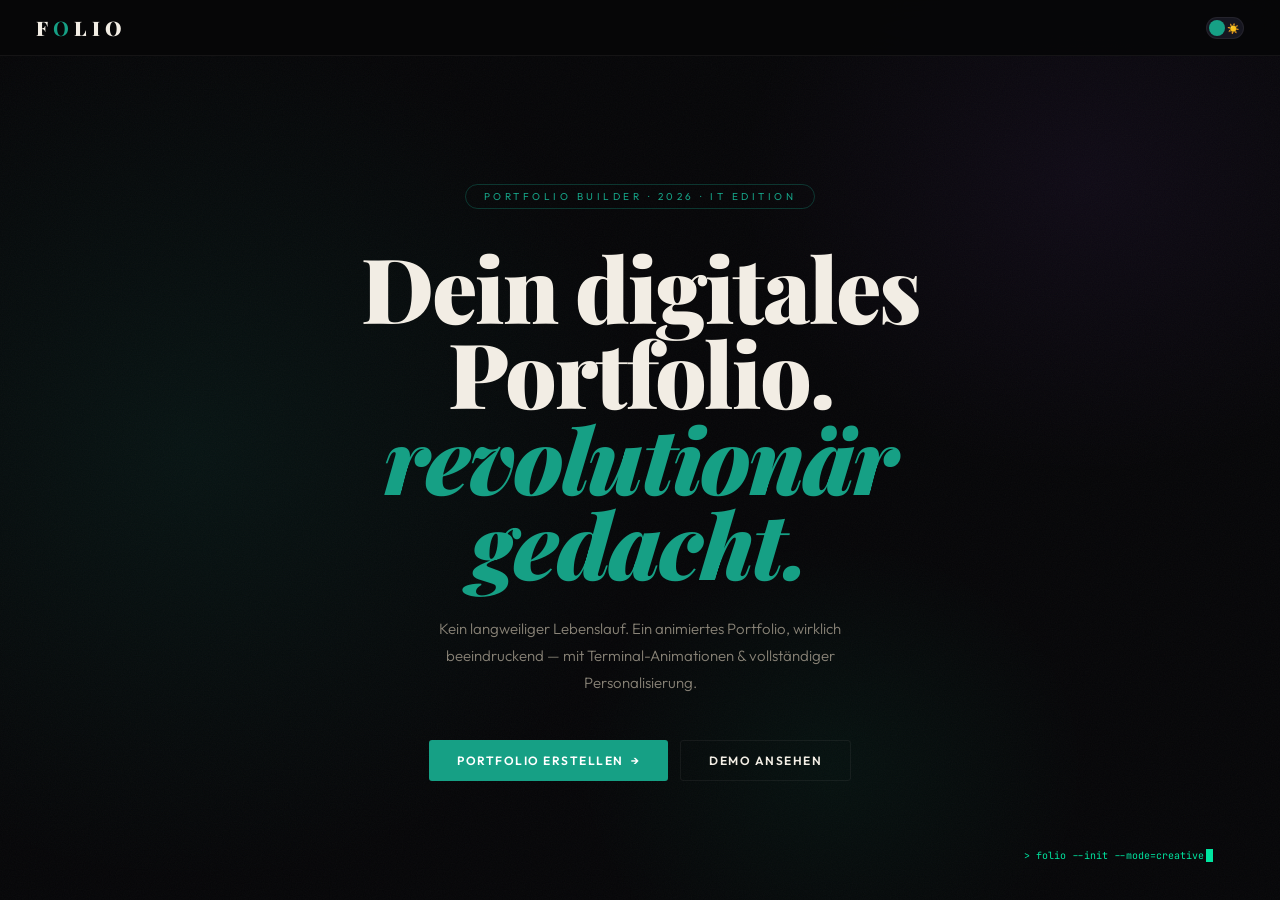
<file: index.html>
<!DOCTYPE html>
<html lang="de" data-mode="dark">
<head>
<meta charset="UTF-8">
<meta name="viewport" content="width=device-width,initial-scale=1">
<title>FOLIO — Dein digitales Portfolio</title>
<link rel="preconnect" href="https://fonts.googleapis.com">
<link rel="preconnect" href="https://fonts.gstatic.com" crossorigin>
<link href="https://fonts.googleapis.com/css2?family=Playfair+Display:ital,wght@0,700;0,800;0,900;1,700&family=Outfit:wght@300;400;500;600;700&family=JetBrains+Mono:wght@400;500&display=swap" rel="stylesheet">
<link rel="stylesheet" href="style.css">

</head>
<body>

<!-- ═══ HEADER ═══ -->
<header class="hdr">
  <div class="logo">F<b>O</b>LIO</div>
  <div class="hdr-right">
    <span class="hdr-step" id="hdr-step"></span>
    <button class="btn btn-o btn-s" onclick="go(0)" style="display:none" id="hdr-back">← Zurück</button>
    <button class="mode-btn" onclick="toggleMode()" title="Dark/Light Mode">
      <div class="mode-knob"></div>
      <span class="mode-icon moon">🌙</span>
      <span class="mode-icon sun">☀️</span>
    </button>
  </div>
</header>

<!-- ═══ S0 LANDING ═══ -->
<section class="scr on" id="s0">
  <div class="mesh"></div><div class="noise"></div>
  <div class="land">
    <div class="l-tag">Portfolio Builder · 2026 · IT Edition</div>
    <h1 class="l-h1">Dein digitales Portfolio.<em> revolutionär gedacht.</em></h1>
    <p class="l-sub">Kein langweiliger Lebenslauf. Ein animiertes Portfolio, wirklich beeindruckend — mit Terminal-Animationen &amp; vollständiger Personalisierung.</p>
    <div class="l-cta">
      <button class="btn btn-g" onclick="startBuild()">Portfolio erstellen &nbsp;→</button>
      <button class="btn btn-o" onclick="loadDemoData()">Demo ansehen</button>
    </div>
  </div>
  <div class="term-intro" id="term-intro">&gt; folio --init --mode=creative<span class="term-cursor-blink"></span></div>
</section>

<!-- ═══ S1 BUILDER ═══ -->
<section class="scr" id="s1">
<div class="build">

<!-- LEFT: FORM -->
<div class="bl">
  <div class="sdots">
    <div class="sdot cur" id="dot0" onclick="goStep(0)">1</div><div class="sdot-ln"></div>
    <div class="sdot" id="dot1" onclick="goStep(1)">2</div><div class="sdot-ln"></div>
    <div class="sdot" id="dot2" onclick="goStep(2)">3</div><div class="sdot-ln"></div>
    <div class="sdot" id="dot3" onclick="goStep(3)">4</div><div class="sdot-ln"></div>
    <div class="sdot" id="dot4" onclick="goStep(4)">5</div><div class="sdot-ln"></div>
    <div class="sdot" id="dot5" onclick="goStep(5)">6</div><div class="sdot-ln"></div>
    <div class="sdot" id="dot6" onclick="goStep(6)">7</div>
  </div>

  <!-- ─── STEP 0: IMPORT / KI-EXTRAKTION ─── -->
  <div class="step on" id="step0">
    <div class="sttl">Dokumente & Import</div>
    <p class="stsub">Lade Lebenslauf oder Anschreiben hoch — die KI extrahiert alle Infos automatisch.</p>

    <!-- Upload Lebenslauf -->
    <div class="upload-zone" id="cv-zone" onclick="document.getElementById('cvInp').click()" ondragover="dragOver(event,'cv-zone')" ondragleave="dragLeave('cv-zone')" ondrop="dropFile(event,'cv')">
      <span class="upload-zone-icon">📄</span>
      <div class="upload-zone-txt">
        <strong>Lebenslauf hochladen</strong><br>
        HTML, TXT, oder kopierten Text per Drag &amp; Drop einfügen
      </div>
      <div class="upload-status" id="cv-status"></div>
    </div>
    <input type="file" id="cvInp" style="display:none" accept=".html,.htm,.txt,.text" onchange="fileUpload(event,'cv')">

    <!-- Upload Anschreiben -->
    <div class="upload-zone" id="cl-zone" onclick="document.getElementById('clInp').click()" ondragover="dragOver(event,'cl-zone')" ondragleave="dragLeave('cl-zone')" ondrop="dropFile(event,'cl')">
      <span class="upload-zone-icon">✉️</span>
      <div class="upload-zone-txt">
        <strong>Anschreiben hochladen</strong> (optional)<br>
        Die KI liest Motivation &amp; Stärken heraus
      </div>
      <div class="upload-status" id="cl-status"></div>
    </div>
    <input type="file" id="clInp" style="display:none" accept=".html,.htm,.txt,.text" onchange="fileUpload(event,'cl')">

    <!-- Terminal -->
    <div class="term-panel" id="term-panel">
      <div class="term-panel-bar">
        <div class="term-panel-dot" style="background:#ff5f57"></div>
        <div class="term-panel-dot" style="background:#febc2e"></div>
        <div class="term-panel-dot" style="background:#28c840"></div>
        <span class="term-panel-title">folio-ai · extract</span>
      </div>
      <div class="term-panel-body" id="term-body">
        <div class="term-line"><span class="term-prompt">$</span><span class="term-cmd"> folio --ready</span></div>
        <div class="term-line"><span class="term-out">✓ System bereit. Dokument hochladen zum Starten.</span></div>
      </div>
    </div>

    <div class="sdiv">Oder: JSON-Daten importieren</div>
    <div class="fld">
      <label>JSON-Import</label>
      <textarea class="json-area" id="json-import-area" rows="3" placeholder='{"fn":"Max","ln":"Mustermann","title":"Developer",...}'></textarea>
    </div>
    <div style="display:flex;gap:8px;flex-wrap:wrap">
      <button class="btn btn-blue btn-s" onclick="importJSON()">⬆ JSON importieren</button>
      <button class="btn btn-o btn-s" onclick="exportJSON()">⬇ JSON exportieren</button>
    </div>

    <div class="stnav">
      <button class="btn btn-g" onclick="goStep(1)">Weiter →</button>
      <button class="btn btn-o btn-s" onclick="loadDemoData()" style="margin-left:auto">Demo laden</button>
    </div>
  </div>

  <!-- ─── STEP 1: IDENTITÄT ─── -->
  <div class="step" id="step1">
    <div class="sttl">Deine Identität</div>
    <p class="stsub">Name, Titel und deine Geschichte — der erste Eindruck zählt.</p>

    <!-- Foto-Upload -->
    <div class="fld" style="display:flex;align-items:center;gap:16px;margin-bottom:20px">
      <div id="photoRing" onclick="document.getElementById('photoInp').click()" style="width:72px;height:72px;border-radius:50%;border:2px dashed var(--hr);display:flex;align-items:center;justify-content:center;cursor:pointer;overflow:hidden;flex-shrink:0;color:var(--text2);transition:border-color .2s" onmouseover="this.style.borderColor='var(--teal)'" onmouseout="this.style.borderColor='var(--hr)')">
        <svg width="22" height="22" viewBox="0 0 24 24" fill="none" stroke="currentColor" stroke-width="1.5"><circle cx="12" cy="8" r="4"/><path d="M20 21a8 8 0 1 0-16 0"/></svg>
      </div>
      <div>
        <div style="font-size:12px;color:var(--text2);margin-bottom:6px">Profilfoto (optional)</div>
        <button class="btn btn-o btn-s" onclick="document.getElementById('photoInp').click()">Foto wählen</button>
        <button class="btn btn-o btn-s" id="photoClearBtn" onclick="clearPhoto()" style="display:none;margin-left:6px;color:#ef4444;border-color:#ef4444">✕ Entfernen</button>
      </div>
      <input type="file" id="photoInp" style="display:none" accept="image/*" onchange="photoSet(event)">
    </div>

    <div class="f2">
      <div class="fld"><label>Vorname *</label><input id="i-fn" placeholder="Max" oninput="liveRender()"></div>
      <div class="fld"><label>Nachname *</label><input id="i-ln" placeholder="Mustermann" oninput="liveRender()"></div>
    </div>
    <div class="fld"><label>Berufsbezeichnung *</label><input id="i-title" placeholder="Senior Software Engineer" oninput="liveRender()"></div>
    <div class="fld"><label>Tagline</label><input id="i-tag" placeholder="Code. Solve. Ship. Repeat." oninput="liveRender()"></div>
    <div class="fld"><label>Über mich</label><textarea id="i-bio" rows="4" placeholder="Leidenschaftlicher Entwickler mit Fokus auf..." oninput="liveRender()"></textarea></div>
    <div class="fld"><label>Highlight-Zitat</label><input id="i-hl" placeholder="Jede Zeile Code bringt mich dem perfekten Erlebnis näher." oninput="liveRender()"></div>
    <div class="stnav">
      <button class="btn btn-o" onclick="goStep(0)">← Zurück</button>
      <button class="btn btn-g" onclick="goStep(2)">Weiter →</button>
      <button class="btn btn-o btn-s" onclick="aiPolish()" style="margin-left:auto">✨ KI verbessern</button>
    </div>
  </div>

  <!-- ─── STEP 2: SKILLS ─── -->
  <div class="step" id="step2">
    <div class="sttl">Skills & Werkzeuge</div>
    <p class="stsub">Was beherrschst du? Tipp &amp; Enter zum Hinzufügen.</p>
    <div class="fld">
      <label>Tech Stack</label>
      <div class="tags-box" id="tech-tags" onclick="document.getElementById('tech-inp').focus()">
        <input class="tag-inp" id="tech-inp" placeholder="JavaScript, React, Docker..." onkeydown="tagKey(event,'tech-tags','tech-inp')">
      </div>
    </div>
    <div class="fld">
      <label>Soft Skills</label>
      <div class="tags-box" id="soft-tags" onclick="document.getElementById('soft-inp').focus()">
        <input class="tag-inp" id="soft-inp" placeholder="Teamarbeit, Agile, Kommunikation..." onkeydown="tagKey(event,'soft-tags','soft-inp')">
      </div>
    </div>
    <div class="fld">
      <label>Sprachen</label>
      <div class="tags-box" id="lang-tags" onclick="document.getElementById('lang-inp').focus()">
        <input class="tag-inp" id="lang-inp" placeholder="Deutsch (C2), Englisch (B2)..." onkeydown="tagKey(event,'lang-tags','lang-inp')">
      </div>
    </div>
    <div class="stnav">
      <button class="btn btn-o" onclick="goStep(1)">← Zurück</button>
      <button class="btn btn-g" onclick="goStep(3)">Weiter →</button>
    </div>
  </div>

  <!-- ─── STEP 3: PROJEKTE ─── -->
  <div class="step" id="step3">
    <div class="sttl">Deine Projekte</div>
    <p class="stsub">Showcases, die für dich sprechen.</p>
    <div id="proj-list"></div>
    <button class="btn btn-o btn-s" onclick="addProject()" style="width:100%;margin-bottom:8px">+ Projekt hinzufügen</button>
    <div class="stnav">
      <button class="btn btn-o" onclick="goStep(2)">← Zurück</button>
      <button class="btn btn-g" onclick="goStep(4)">Weiter →</button>
    </div>
  </div>

  <!-- ─── STEP 4: KARRIERE ─── -->
  <div class="step" id="step4">
    <div class="sttl">Karriere & Bildung</div>
    <p class="stsub">Dein Weg bis hierher — kompakt &amp; überzeugend.</p>
    <div class="sdiv">Berufserfahrung</div>
    <div id="exp-list"></div>
    <button class="btn btn-o btn-s" onclick="addExp()" style="width:100%;margin-bottom:16px">+ Station hinzufügen</button>
    <div class="sdiv">Ausbildung</div>
    <div id="edu-list"></div>
    <button class="btn btn-o btn-s" onclick="addEdu()" style="width:100%;margin-bottom:8px">+ Abschluss hinzufügen</button>
    <div class="stnav">
      <button class="btn btn-o" onclick="goStep(3)">← Zurück</button>
      <button class="btn btn-g" onclick="goStep(5)">Weiter →</button>
    </div>
  </div>

  <!-- ─── STEP 5: KONTAKT ─── -->
  <div class="step" id="step5">
    <div class="sttl">Kontakt & Links</div>
    <p class="stsub">Wie finden Arbeitgeber dich?</p>
    <div class="f2">
      <div class="fld"><label>E-Mail</label><input id="i-email" placeholder="max@example.com" oninput="liveRender()"></div>
      <div class="fld"><label>Telefon</label><input id="i-phone" placeholder="+49 151 ..." oninput="liveRender()"></div>
    </div>
    <div class="f2">
      <div class="fld"><label>GitHub</label><input id="i-gh" placeholder="github.com/max" oninput="liveRender()"></div>
      <div class="fld"><label>LinkedIn</label><input id="i-li" placeholder="linkedin.com/in/max" oninput="liveRender()"></div>
    </div>
    <div class="f2">
      <div class="fld"><label>Portfolio / Website</label><input id="i-web" placeholder="max.dev" oninput="liveRender()"></div>
      <div class="fld"><label>Ort</label><input id="i-loc" placeholder="Berlin, Deutschland" oninput="liveRender()"></div>
    </div>
    <div class="stnav">
      <button class="btn btn-o" onclick="goStep(4)">← Zurück</button>
      <button class="btn btn-g" onclick="goStep(6)">Weiter →</button>
    </div>
  </div>

  <!-- ─── STEP 6: STIL & DESIGN ─── -->
  <div class="step" id="step6">
    <div class="sttl">Stil & Design</div>
    <p class="stsub">Gestalte deinen individuellen Auftritt.</p>

    <div class="tabs">
      <button class="tab-btn on" onclick="switchTab(this,'tab-theme')">Thema</button>
      <button class="tab-btn" onclick="switchTab(this,'tab-color')">Farben</button>
      <button class="tab-btn" onclick="switchTab(this,'tab-font')">Schrift</button>
      <button class="tab-btn" onclick="switchTab(this,'tab-anim')">Animation</button>
    </div>

    <!-- Tab: Thema -->
    <div class="tab-pane on" id="tab-theme">
      <div class="stgrid">
        <div class="stc sel" id="stc-noir" onclick="setStyle('noir')">
          <div class="stc-thumb" style="background:#040406;display:flex;align-items:center;padding:14px">
            <div><div style="width:28px;height:2px;background:#16a085;margin-bottom:5px"></div><div style="width:48px;height:7px;background:rgba(242,237,228,.8);border-radius:1px;margin-bottom:3px"></div><div style="width:36px;height:4px;background:rgba(242,237,228,.3);border-radius:1px"></div></div>
          </div>
          <div class="stc-lbl">Noir</div>
        </div>
        <div class="stc" id="stc-solaire" onclick="setStyle('solaire')">
          <div class="stc-thumb" style="background:#f7f4ef;display:flex;align-items:center;padding:14px">
            <div><div style="width:28px;height:2px;background:#16a085;margin-bottom:5px"></div><div style="width:48px;height:7px;background:rgba(10,10,14,.7);border-radius:1px;margin-bottom:3px"></div><div style="width:36px;height:4px;background:rgba(10,10,14,.25);border-radius:1px"></div></div>
          </div>
          <div class="stc-lbl">Solaire</div>
        </div>
        <div class="stc" id="stc-cyber" onclick="setStyle('cyber')">
          <div class="stc-thumb" style="background:#050a08;display:flex;align-items:center;padding:14px">
            <div><div style="width:28px;height:2px;background:#00E5A0;margin-bottom:5px"></div><div style="width:48px;height:7px;background:rgba(0,229,160,.5);border-radius:1px;margin-bottom:3px"></div><div style="width:36px;height:4px;background:rgba(96,165,250,.3);border-radius:1px"></div></div>
          </div>
          <div class="stc-lbl">Cyber</div>
        </div>
        <div class="stc" id="stc-mono" onclick="setStyle('mono')">
          <div class="stc-thumb" style="background:#0a0a0a;display:flex;align-items:center;padding:14px">
            <div><div style="width:28px;height:2px;background:#fff;margin-bottom:5px"></div><div style="width:48px;height:7px;background:rgba(255,255,255,.9);border-radius:1px;margin-bottom:3px"></div><div style="width:36px;height:4px;background:rgba(255,255,255,.3);border-radius:1px"></div></div>
          </div>
          <div class="stc-lbl">Monolith</div>
        </div>
        <div class="stc" id="stc-aurora" onclick="setStyle('aurora')">
          <div class="stc-thumb" style="background:#0f0520;display:flex;align-items:center;padding:14px;background:linear-gradient(135deg,#0f0520,#0a1628)">
            <div><div style="width:28px;height:2px;background:#A855F7;margin-bottom:5px"></div><div style="width:48px;height:7px;background:rgba(168,85,247,.6);border-radius:1px;margin-bottom:3px"></div><div style="width:36px;height:4px;background:rgba(96,165,250,.35);border-radius:1px"></div></div>
          </div>
          <div class="stc-lbl">Aurora</div>
        </div>
        <div class="stc" id="stc-slate" onclick="setStyle('slate')">
          <div class="stc-thumb" style="background:#1a1f1e;display:flex;align-items:center;padding:14px">
            <div><div style="width:28px;height:2px;background:#8F9790;margin-bottom:5px"></div><div style="width:48px;height:7px;background:rgba(143,151,144,.7);border-radius:1px;margin-bottom:3px"></div><div style="width:36px;height:4px;background:rgba(143,151,144,.3);border-radius:1px"></div></div>
          </div>
          <div class="stc-lbl">Slate</div>
        </div>
      </div>
    </div>

    <!-- Tab: Farben -->
    <div class="tab-pane" id="tab-color">
      <div class="sdiv" style="margin-top:0;padding-top:0;border:none">Designpalette</div>
      <div class="palette-row">
        <div class="pal-swatch sel" data-hex="#16a085" style="background:#16a085" onclick="setAccent('#16a085')" title="Teal"></div>
        <div class="pal-swatch" data-hex="#8F9790" style="background:#8F9790" onclick="setAccent('#8F9790')" title="Slate"></div>
        <div class="pal-swatch" data-hex="#00E5A0" style="background:#00E5A0" onclick="setAccent('#00E5A0')" title="Mint"></div>
        <div class="pal-swatch" data-hex="#60A5FA" style="background:#60A5FA" onclick="setAccent('#60A5FA')" title="Blue"></div>
        <div class="pal-swatch" data-hex="#A855F7" style="background:#A855F7" onclick="setAccent('#A855F7')" title="Purple"></div>
      </div>
      <div class="sdiv">Weitere Akzentfarben</div>
      <div class="sw-row" id="sw-row"></div>
      <div class="fld" style="margin-top:16px">
        <label>Eigene Farbe (HEX)</label>
        <div style="display:flex;gap:8px;align-items:center">
          <input type="color" id="custom-color" value="#16a085" style="width:44px;height:36px;padding:2px;border-radius:4px;cursor:pointer;border:1px solid var(--hr);background:var(--input-bg)" onchange="setAccent(this.value)">
          <input id="custom-hex" placeholder="#16a085" oninput="hexInput(this.value)" style="flex:1;padding:9px 12px;background:var(--input-bg);border:1px solid var(--input-border);border-radius:3px;color:var(--text);font-family:'JetBrains Mono',monospace;font-size:13px;outline:none">
        </div>
      </div>
    </div>

    <!-- Tab: Schrift -->
    <div class="tab-pane" id="tab-font">
      <div class="font-grid" id="font-grid">
        <div class="font-opt sel" onclick="setFont('elegant')" data-font="elegant">
          <div class="font-opt-name" style="font-family:'Playfair Display',serif">Playfair</div>
          <div class="font-opt-desc">Elegant · Klassisch</div>
        </div>
        <div class="font-opt" onclick="setFont('mono')" data-font="mono">
          <div class="font-opt-name" style="font-family:'JetBrains Mono',monospace">JetBrains</div>
          <div class="font-opt-desc">Terminal · IT</div>
        </div>
        <div class="font-opt" onclick="setFont('modern')" data-font="modern">
          <div class="font-opt-name" style="font-family:'Outfit',sans-serif;font-weight:700">Outfit</div>
          <div class="font-opt-desc">Modern · Clean</div>
        </div>
        <div class="font-opt" onclick="setFont('serif')" data-font="serif">
          <div class="font-opt-name" style="font-family:Georgia,serif">Georgia</div>
          <div class="font-opt-desc">Traditionell · Seriös</div>
        </div>
      </div>
    </div>

    <!-- Tab: Animation -->
    <div class="tab-pane" id="tab-anim">

      <!-- Portfolio-Animation: Card-Style picker -->
      <div class="fld">
        <label>Portfolio-Animation</label>
        <div style="display:grid;grid-template-columns:1fr 1fr;gap:8px;margin-top:4px" id="anim-cards">

          <div class="anim-card sel" id="ac-reveal" onclick="setAnim('reveal')">
            <div class="anim-card-icon">↑</div>
            <div class="anim-card-name">Scroll-Reveal</div>
            <div class="anim-card-desc">Elemente gleiten beim Scrollen sanft nach oben ein — zeitlos &amp; universell.</div>
          </div>

          <div class="anim-card" id="ac-terminal" onclick="setAnim('terminal')">
            <div class="anim-card-icon">▮</div>
            <div class="anim-card-name">Terminal-Typing</div>
            <div class="anim-card-desc">Text erscheint Zeichen für Zeichen wie im Terminal — ideal für IT-Profile.</div>
          </div>

          <div class="anim-card" id="ac-glitch" onclick="setAnim('glitch')">
            <div class="anim-card-icon">░</div>
            <div class="anim-card-name">Glitch-Effect</div>
            <div class="anim-card-desc">RGB-Farbverschiebung &amp; Störimpulse — futuristisch &amp; Cyberpunk-Ästhetik.</div>
          </div>

          <div class="anim-card" id="ac-fade" onclick="setAnim('fade')">
            <div class="anim-card-icon">◌</div>
            <div class="anim-card-name">Sanftes Fade</div>
            <div class="anim-card-desc">Ruhiges Ein-/Ausblenden ohne Bewegung — fokussiert &amp; minimalistisch.</div>
          </div>

          <div class="anim-card" id="ac-bounce" onclick="setAnim('bounce')">
            <div class="anim-card-icon">◎</div>
            <div class="anim-card-name">Bounce-In</div>
            <div class="anim-card-desc">Elemente federn mit leichtem Überschwingen ein — dynamisch &amp; lebendig.</div>
          </div>

          <div class="anim-card" id="ac-zoom" onclick="setAnim('zoom')">
            <div class="anim-card-icon">⊕</div>
            <div class="anim-card-name">Zoom-Reveal</div>
            <div class="anim-card-desc">Inhalte zoomen weich herein — modern, clean &amp; sehr professionell.</div>
          </div>

          <div class="anim-card" id="ac-slide" onclick="setAnim('slide')">
            <div class="anim-card-icon">→</div>
            <div class="anim-card-name">Slide-In</div>
            <div class="anim-card-desc">Elemente fliegen abwechselnd von links/rechts ein — narrativ &amp; führend.</div>
          </div>

          <div class="anim-card" id="ac-neon" onclick="setAnim('neon')">
            <div class="anim-card-icon">✦</div>
            <div class="anim-card-name">Neon-Wave</div>
            <div class="anim-card-desc">Neon-Glow pulsiert wellenförmig durch Inhalte — spektakulär für Cyber-Themen.</div>
          </div>

        </div>
      </div>

      <!-- Animationsgeschwindigkeit -->
      <div class="sdiv">Animationsgeschwindigkeit</div>
      <div style="display:flex;gap:8px;margin-bottom:16px" id="speed-btns">
        <button class="speed-btn" id="spd-slow" onclick="setSpeed('slow')">Langsam</button>
        <button class="speed-btn sel" id="spd-normal" onclick="setSpeed('normal')">Normal</button>
        <button class="speed-btn" id="spd-fast" onclick="setSpeed('fast')">Schnell</button>
      </div>

      <!-- Eingangs-Verzögerung -->
      <div class="fld">
        <label>Gestaffelter Eingang (Stagger)</label>
        <div style="display:flex;align-items:center;justify-content:space-between;padding:10px 14px;background:var(--input-bg);border:1px solid var(--input-border);border-radius:3px">
          <span style="font-size:12px;color:var(--text2)">Elemente treten zeitversetzt auf</span>
          <label class="toggle-sw"><input type="checkbox" id="stagger-on" checked onchange="liveRender()"><span class="toggle-track"><span class="toggle-thumb"></span></span></label>
        </div>
      </div>

      <!-- Hero-Eingang -->
      <div class="fld">
        <label>Hero-Eingang</label>
        <select id="hero-style" onchange="liveRender()" style="appearance:none;cursor:pointer">
          <option value="default">Standard — Name gleitet ein</option>
          <option value="split">Split-Lines — jede Zeile separat</option>
          <option value="typewriter">Typewriter — Name wird getippt</option>
          <option value="blur">Blur-to-Focus — aus Unschärfe scharf</option>
          <option value="scramble">Buchstaben-Scramble — zufällig aufgelöst</option>
        </select>
      </div>

      <!-- Abschnitts-Übergang -->
      <div class="fld">
        <label>Abschnitts-Trennlinie</label>
        <select id="section-divider" onchange="liveRender()" style="appearance:none;cursor:pointer">
          <option value="line">Subtile Linie</option>
          <option value="gradient">Gradient-Fade</option>
          <option value="dots">Punkt-Muster</option>
          <option value="none">Kein Trenner</option>
        </select>
      </div>

      <div class="sdiv">Weitere Effekte</div>

      <div class="fld">
        <label>Skill-Anzeige</label>
        <select id="skill-display" onchange="liveRender()" style="appearance:none;cursor:pointer">
          <option value="cloud">Tag-Cloud (interaktiv)</option>
          <option value="bars">Fortschrittsbalken</option>
          <option value="matrix">Matrix-Stil (IT)</option>
          <option value="grid">Icon-Grid</option>
        </select>
      </div>
      <div class="fld">
        <label>Cursor-Effekt</label>
        <select id="cursor-type" onchange="liveRender()" style="appearance:none;cursor:pointer">
          <option value="dot">Custom Dot</option>
          <option value="crosshair">Crosshair</option>
          <option value="none">Standard</option>
        </select>
      </div>
      <div class="fld">
        <label>Hintergrund-Effekt</label>
        <select id="bg-effect" onchange="liveRender()" style="appearance:none;cursor:pointer">
          <option value="mesh">Gradient Mesh</option>
          <option value="particles">Partikel</option>
          <option value="grid">Tech-Grid</option>
          <option value="none">Kein</option>
        </select>
      </div>

      <!-- Vorschau-Info-Box -->
      <div id="anim-info-box" style="margin-top:6px;padding:12px 16px;background:var(--bg3);border:1px solid var(--hr);border-radius:6px;font-size:12px;color:var(--text2);line-height:1.7;display:flex;gap:10px;align-items:flex-start">
        <span style="color:var(--teal);font-size:16px;flex-shrink:0">ⓘ</span>
        <span id="anim-info-text">Scroll-Reveal: Jeder Abschnitt erscheint sanft mit einer leichten Aufwärtsbewegung, sobald er in den sichtbaren Bereich gescrollt wird. Funktioniert in allen Browsern perfekt.</span>
      </div>

    </div>

    <div class="stnav">
      <button class="btn btn-o" onclick="goStep(5)">← Zurück</button>
      <button class="btn btn-g" onclick="goExport()">Portfolio fertigstellen →</button>
    </div>
  </div>
</div>

<!-- RIGHT: LIVE PREVIEW -->
<div class="br">
  <div class="prev-shell">
    <div class="prev-bar">
      <div class="pbd" style="background:#ff5f57"></div>
      <div class="pbd" style="background:#febc2e"></div>
      <div class="pbd" style="background:#28c840"></div>
    </div>
    <iframe class="prev-fr" id="prev-fr" title="Portfolio Vorschau"></iframe>
  </div>
  <div class="prev-actions">
    <div class="prev-lbl">Live-Vorschau</div>
    <button class="btn btn-o btn-s" onclick="previewFull()" style="font-size:10px;padding:5px 12px">⊞ Vollbild</button>
  </div>
</div>

</div>
</section>

<!-- ═══ S2 EXPORT ═══ -->
<section class="scr" id="s2">
  <div class="exp-inner">
    <span class="exp-icon">✦</span>
    <h2 style="font-family:'Playfair Display',serif;font-size:34px;font-weight:800;margin-bottom:12px">Dein Portfolio ist bereit.</h2>
    <p style="font-size:13px;color:var(--text2);line-height:1.8;margin-bottom:32px;font-weight:300">Ein vollständig animiertes, selbstständiges HTML-Portfolio — kein Framework, keine Abhängigkeiten.</p>

    <!-- Terminal export animation -->
    <div class="term-panel" style="margin-bottom:20px;text-align:left">
      <div class="term-panel-bar">
        <div class="term-panel-dot" style="background:#ff5f57"></div>
        <div class="term-panel-dot" style="background:#febc2e"></div>
        <div class="term-panel-dot" style="background:#28c840"></div>
        <span class="term-panel-title">folio-export · ready</span>
      </div>
      <div class="term-panel-body" id="export-term" style="min-height:60px"></div>
    </div>

    <div style="display:flex;flex-direction:column;gap:10px">
      <button class="btn btn-g" onclick="downloadPortfolio()" style="width:100%;padding:15px">⬇ Portfolio herunterladen (.html)</button>
      <button class="btn btn-o" onclick="previewFull()" style="width:100%">⊞ Vollbild-Vorschau</button>
      <button class="btn btn-o btn-s" onclick="exportJSON()" style="width:100%">{ } Daten exportieren (JSON)</button>
      <button class="btn btn-o btn-s" onclick="go(1);goStep(6)" style="width:100%;margin-top:4px">← Design ändern</button>
    </div>
    <div style="margin-top:28px;padding:18px;background:var(--bg3);border-radius:6px;border:1px solid var(--hr)">
      <div style="font-size:10px;letter-spacing:2px;text-transform:uppercase;color:var(--text2);margin-bottom:10px">Enthaltene Features</div>
      <div style="display:grid;grid-template-columns:1fr 1fr;gap:8px;font-size:12px;color:var(--text2)">
        <span>✓ Terminal-Animation</span><span>✓ Dark/Light Mode</span>
        <span>✓ Scroll-Reveal</span><span>✓ Responsive Design</span>
        <span>✓ Custom Cursor</span><span>✓ Kein Internet nötig</span>
        <span>✓ Druckoptimiert</span><span>✓ Interaktive Skills</span>
      </div>
    </div>
  </div>
</section>

<script src="main.js"></script>

</body>
</html>
</file>
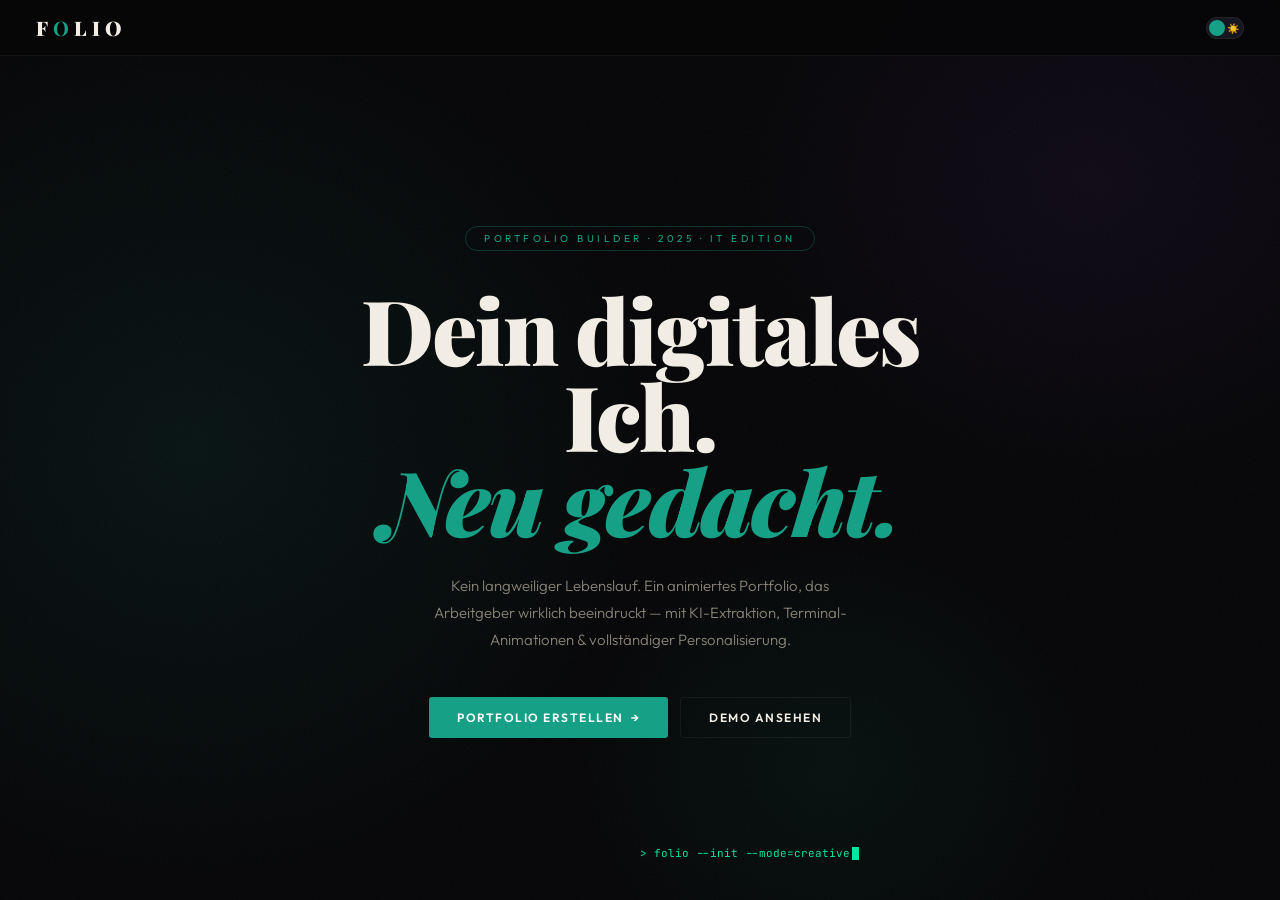
<file: digitaler Lebenslauf.html>
<!DOCTYPE html>
<html lang="de" data-mode="dark">
<head>
<meta charset="UTF-8">
<meta name="viewport" content="width=device-width,initial-scale=1">
<title>FOLIO — Dein digitales Portfolio</title>
<link rel="preconnect" href="https://fonts.googleapis.com">
<link rel="preconnect" href="https://fonts.gstatic.com" crossorigin>
<link href="https://fonts.googleapis.com/css2?family=Playfair+Display:ital,wght@0,700;0,800;0,900;1,700&family=Outfit:wght@300;400;500;600;700&family=JetBrains+Mono:wght@400;500&display=swap" rel="stylesheet">
<style>
/* ─── THEME VARIABLES ─── */
:root{
  --teal:#16a085;--slate:#8F9790;--mint:#00E5A0;--blue:#60A5FA;--purple:#A855F7;
  --r:6px;--t:cubic-bezier(.4,0,.2,1)
}
[data-mode="dark"]{
  --bg:#060608;--bg2:#0d0d12;--bg3:#161620;
  --text:#f2ede4;--text2:#8a8478;--hr:rgba(242,237,228,.06);
  --card:rgba(22,22,32,.8);--input-bg:#161620;--input-border:rgba(242,237,228,.08);
  --hdr-bg:rgba(6,6,8,.85)
}
[data-mode="light"]{
  --bg:#f4f1ec;--bg2:#ebe6dd;--bg3:#ddd8ce;
  --text:#0d0d12;--text2:#5a5248;--hr:rgba(13,13,18,.08);
  --card:rgba(235,230,221,.8);--input-bg:#ebe6dd;--input-border:rgba(13,13,18,.12);
  --hdr-bg:rgba(244,241,236,.88)
}

*{box-sizing:border-box;margin:0;padding:0}
html{scroll-behavior:smooth}
body{background:var(--bg);color:var(--text);font-family:'Outfit',sans-serif;overflow-x:hidden;min-height:100vh;transition:background .3s,color .3s}
::selection{background:var(--teal);color:#fff}
::-webkit-scrollbar{width:3px}::-webkit-scrollbar-track{background:var(--bg2)}::-webkit-scrollbar-thumb{background:var(--teal);opacity:.4;border-radius:2px}

/* ─── HEADER ─── */
.hdr{position:fixed;top:0;left:0;right:0;z-index:200;padding:14px 36px;display:flex;align-items:center;justify-content:space-between;background:var(--hdr-bg);backdrop-filter:blur(24px);border-bottom:1px solid var(--hr)}
.logo{font-family:'Playfair Display',serif;font-size:20px;font-weight:900;letter-spacing:5px;text-transform:uppercase}
.logo b{color:var(--teal)}
.hdr-right{display:flex;align-items:center;gap:10px}
.hdr-step{font-size:10px;letter-spacing:2px;color:var(--text2);text-transform:uppercase;display:none;font-family:'JetBrains Mono',monospace}

/* Mode toggle */
.mode-btn{width:38px;height:22px;background:var(--bg3);border:1px solid var(--hr);border-radius:11px;cursor:pointer;position:relative;transition:background .3s;flex-shrink:0}
.mode-knob{width:16px;height:16px;border-radius:50%;background:var(--teal);position:absolute;top:2px;left:2px;transition:left .2s var(--t)}
[data-mode="light"] .mode-knob{left:18px;background:var(--purple)}
.mode-icon{font-size:10px;position:absolute;top:50%;transform:translateY(-50%);transition:opacity .2s}
.mode-icon.sun{right:4px;opacity:1}
.mode-icon.moon{left:4px;opacity:1}
[data-mode="light"] .mode-icon.sun{opacity:0}
[data-mode="dark"] .mode-icon.moon{opacity:0}

/* ─── SCREENS ─── */
.scr{display:none;min-height:100vh;padding-top:64px}
.scr.on{display:flex;flex-direction:column}

/* ─── LANDING ─── */
#s0{align-items:center;justify-content:center;text-align:center;position:relative;overflow:hidden}
.mesh{position:absolute;inset:0;pointer-events:none;
  background:radial-gradient(ellipse 60% 80% at 15% 50%,rgba(22,160,133,.09) 0,transparent 60%),
             radial-gradient(ellipse 50% 60% at 85% 20%,rgba(168,85,247,.06) 0,transparent 55%),
             radial-gradient(ellipse 40% 50% at 65% 85%,rgba(0,229,160,.05) 0,transparent 50%)}
.noise{position:absolute;inset:0;pointer-events:none;opacity:.03;background-image:url("data:image/svg+xml,%3Csvg xmlns='http://www.w3.org/2000/svg'%3E%3Cfilter id='n'%3E%3CfeTurbulence type='fractalNoise' baseFrequency='.85' numOctaves='4' stitchTiles='stitch'/%3E%3C/filter%3E%3Crect width='100%25' height='100%25' filter='url(%23n)'/%3E%3C/svg%3E")}
.land{max-width:740px;padding:0 28px;position:relative;z-index:1}
.l-tag{display:inline-block;font-size:10px;letter-spacing:3.5px;text-transform:uppercase;color:var(--teal);border:1px solid rgba(22,160,133,.3);padding:5px 18px;border-radius:20px;margin-bottom:36px;animation:fu .8s var(--t) both}
.l-h1{font-family:'Playfair Display',serif;font-size:clamp(48px,7.5vw,90px);font-weight:900;line-height:.95;letter-spacing:-2px;margin-bottom:28px;animation:fu .8s .12s var(--t) both}
.l-h1 em{color:var(--teal);font-style:italic;display:block}
.l-sub{font-size:15px;color:var(--text2);line-height:1.8;max-width:460px;margin:0 auto 44px;font-weight:300;animation:fu .8s .24s var(--t) both}
.l-cta{display:flex;gap:12px;justify-content:center;flex-wrap:wrap;animation:fu .8s .36s var(--t) both}

/* Terminal intro */
.term-intro{position:absolute;bottom:40px;left:50%;transform:translateX(-50%);font-family:'JetBrains Mono',monospace;font-size:11px;color:var(--mint);opacity:.7;white-space:nowrap;animation:fu 1s .8s var(--t) both}
.term-cursor-blink{display:inline-block;width:7px;height:13px;background:var(--mint);margin-left:2px;animation:blink 1s step-end infinite;vertical-align:bottom}
@keyframes blink{0%,100%{opacity:1}50%{opacity:0}}

/* ─── BUTTONS ─── */
.btn{padding:12px 28px;border-radius:3px;font-family:'Outfit',sans-serif;font-size:12px;font-weight:600;letter-spacing:1.5px;text-transform:uppercase;cursor:pointer;transition:all .2s var(--t);border:none}
.btn-g{background:var(--teal);color:#fff}
.btn-g:hover{background:#1abc9c;transform:translateY(-2px);box-shadow:0 10px 36px rgba(22,160,133,.35)}
.btn-o{background:transparent;color:var(--text);border:1px solid var(--hr)}
.btn-o:hover{border-color:var(--teal);color:var(--teal);background:rgba(22,160,133,.05)}
.btn-s{padding:8px 20px;font-size:11px;letter-spacing:1px}
.btn-purple{background:var(--purple);color:#fff}
.btn-purple:hover{background:#9333ea;transform:translateY(-2px);box-shadow:0 10px 36px rgba(168,85,247,.3)}
.btn-blue{background:var(--blue);color:#fff}
.btn-blue:hover{background:#3b82f6;transform:translateY(-2px)}

/* ─── UPLOAD ZONE ─── */
.upload-zone{margin-bottom:24px;padding:18px;background:var(--bg2);border:2px dashed var(--hr);border-radius:8px;cursor:pointer;transition:border-color .2s,background .2s;text-align:center}
.upload-zone:hover,.upload-zone.drag{border-color:var(--teal);background:rgba(22,160,133,.04)}
.upload-zone-icon{font-size:28px;margin-bottom:8px;display:block}
.upload-zone-txt{font-size:12px;color:var(--text2);line-height:1.6}
.upload-zone-txt strong{color:var(--teal);font-weight:600}
.upload-status{margin-top:8px;font-size:11px;font-family:'JetBrains Mono',monospace;color:var(--mint);display:none}

/* ─── BUILDER ─── */
#s1{padding-top:64px}
.build{display:grid;grid-template-columns:1fr 1fr;height:calc(100vh - 64px)}
.bl{padding:36px 44px;overflow-y:auto;border-right:1px solid var(--hr)}
.br{position:sticky;top:64px;height:calc(100vh - 64px);display:flex;flex-direction:column;align-items:center;justify-content:center;background:var(--bg2);gap:12px}

/* Step dots */
.sdots{display:flex;align-items:center;gap:5px;margin-bottom:36px;flex-wrap:wrap}
.sdot{width:24px;height:24px;border-radius:50%;border:1px solid var(--hr);display:flex;align-items:center;justify-content:center;font-size:9px;color:var(--text2);cursor:pointer;transition:all .2s var(--t);flex-shrink:0;font-family:'JetBrains Mono',monospace}
.sdot.done{background:var(--teal);border-color:var(--teal);color:#fff}
.sdot.cur{border-color:var(--teal);color:var(--teal)}
.sdot-ln{flex:1;height:1px;background:var(--hr);min-width:8px}

/* Step panels */
.step{display:none}
.step.on{display:block;animation:fu .35s var(--t) both}
.sttl{font-family:'Playfair Display',serif;font-size:28px;font-weight:800;margin-bottom:5px;line-height:1.2}
.stsub{font-size:12px;color:var(--text2);margin-bottom:24px;font-weight:300}

/* Fields */
.fld{margin-bottom:16px}
.fld label{display:block;font-size:10px;letter-spacing:2px;text-transform:uppercase;color:var(--text2);margin-bottom:6px;font-weight:500}
.fld input,.fld textarea,.fld select{width:100%;padding:10px 14px;background:var(--input-bg);border:1px solid var(--input-border);border-radius:3px;color:var(--text);font-family:'Outfit',sans-serif;font-size:13px;outline:none;transition:border-color .2s var(--t),background .2s;resize:vertical}
.fld input:focus,.fld textarea:focus,.fld select:focus{border-color:rgba(22,160,133,.6)}
.fld input::placeholder,.fld textarea::placeholder{color:rgba(242,237,228,.2)}
[data-mode="light"] .fld input::placeholder,[data-mode="light"] .fld textarea::placeholder{color:rgba(13,13,18,.25)}
.f2{display:grid;grid-template-columns:1fr 1fr;gap:12px}
.f3{display:grid;grid-template-columns:1fr 1fr 1fr;gap:12px}

/* Photo */
.photo-zone{display:flex;align-items:center;gap:18px;margin-bottom:20px}
.photo-ring{width:68px;height:68px;border-radius:50%;border:2px dashed var(--hr);background:var(--input-bg);display:flex;align-items:center;justify-content:center;cursor:pointer;overflow:hidden;flex-shrink:0;transition:border-color .2s var(--t)}
.photo-ring:hover{border-color:var(--teal)}
.photo-ring svg{opacity:.35}

/* Tags */
.tags-box{display:flex;flex-wrap:wrap;gap:6px;padding:9px 11px;background:var(--input-bg);border:1px solid var(--input-border);border-radius:3px;min-height:48px;cursor:text;transition:border-color .2s}
.tags-box:focus-within{border-color:rgba(22,160,133,.6)}
.chip{display:inline-flex;align-items:center;gap:5px;background:rgba(22,160,133,.1);border:1px solid rgba(22,160,133,.25);color:var(--teal);padding:3px 10px;border-radius:20px;font-size:11px;font-family:'JetBrains Mono',monospace}
.chip-x{background:none;border:none;color:inherit;cursor:pointer;font-size:13px;line-height:1;padding:0;opacity:.5}
.chip-x:hover{opacity:1}
.tag-inp{background:none;border:none;outline:none;color:var(--text);font-family:'Outfit',sans-serif;font-size:13px;flex:1;min-width:90px;padding:2px 4px}

/* Cards */
.pc,.tlc{background:var(--bg3);border:1px solid var(--hr);border-radius:6px;padding:15px;margin-bottom:10px;position:relative}
.card-del{position:absolute;top:10px;right:10px;background:none;border:none;color:var(--text2);cursor:pointer;font-size:15px;transition:color .15s;opacity:.5}
.card-del:hover{color:#ef4444;opacity:1}

/* Style picker */
.stgrid{display:grid;grid-template-columns:repeat(3,1fr);gap:10px;margin-bottom:24px}
.stc{border:2px solid var(--hr);border-radius:6px;overflow:hidden;cursor:pointer;transition:border-color .2s var(--t)}
.stc:hover{border-color:rgba(22,160,133,.4)}
.stc.sel{border-color:var(--teal)}
.stc-thumb{height:80px}
.stc-lbl{font-size:10px;letter-spacing:1.5px;text-transform:uppercase;color:var(--text2);text-align:center;padding:6px;background:var(--bg3)}
.stc.sel .stc-lbl{color:var(--teal)}

/* Color swatches */
.sw-row{display:flex;gap:8px;flex-wrap:wrap;margin-top:10px}
.sw{width:24px;height:24px;border-radius:50%;cursor:pointer;border:3px solid transparent;transition:transform .15s,border-color .15s;box-shadow:0 2px 8px rgba(0,0,0,.2)}
.sw:hover,.sw.sel{transform:scale(1.25);border-color:var(--text)}

/* Separator */
.sdiv{font-size:10px;letter-spacing:3px;text-transform:uppercase;color:var(--text2);opacity:.6;margin:24px 0 14px;padding-top:18px;border-top:1px solid var(--hr)}

/* Preview */
.prev-shell{width:calc(100% - 48px);max-width:380px;height:calc(100vh - 200px);border-radius:10px;overflow:hidden;box-shadow:0 40px 80px rgba(0,0,0,.5),0 0 0 1px rgba(242,237,228,.06)}
.prev-bar{height:30px;background:rgba(13,13,18,.9);display:flex;align-items:center;padding:0 12px;gap:6px;flex-shrink:0}
.pbd{width:9px;height:9px;border-radius:50%}
.prev-fr{width:100%;height:calc(100% - 30px);border:none;background:#fff}
.prev-lbl{font-size:9px;letter-spacing:3px;text-transform:uppercase;color:var(--text2);opacity:.4}
.prev-actions{display:flex;gap:8px}

/* Step nav */
.stnav{display:flex;gap:10px;margin-top:28px;flex-wrap:wrap}

/* ─── TERMINAL ANIMATION ─── */
.term-panel{background:#0a0c0a;border:1px solid rgba(0,229,160,.15);border-radius:8px;overflow:hidden;margin-bottom:20px;font-family:'JetBrains Mono',monospace}
.term-panel-bar{background:#111;padding:8px 14px;display:flex;align-items:center;gap:8px;border-bottom:1px solid rgba(0,229,160,.1)}
.term-panel-dot{width:8px;height:8px;border-radius:50%}
.term-panel-title{font-size:10px;color:rgba(0,229,160,.5);letter-spacing:2px;margin-left:auto}
.term-panel-body{padding:14px 18px;min-height:100px;font-size:12px;line-height:1.8;color:#00E5A0}
.term-line{display:flex;gap:8px}
.term-prompt{color:rgba(22,160,133,.6)}
.term-cmd{color:#60A5FA}
.term-out{color:rgba(0,229,160,.8)}
.term-err{color:#ef4444}
.term-ok{color:var(--mint)}

/* ─── EXPORT SCREEN ─── */
#s2{align-items:center;justify-content:center}
.exp-inner{max-width:560px;width:100%;padding:0 28px;text-align:center}
.exp-icon{font-size:56px;margin-bottom:20px;animation:pulse 2s ease-in-out infinite;display:block}
@keyframes pulse{0%,100%{transform:scale(1)}50%{transform:scale(1.08)}}

/* ─── INFO TABS ─── */
.tabs{display:flex;gap:2px;margin-bottom:20px;background:var(--bg3);padding:3px;border-radius:5px}
.tab-btn{flex:1;padding:7px 12px;font-size:11px;letter-spacing:1px;text-transform:uppercase;border:none;background:transparent;color:var(--text2);cursor:pointer;border-radius:3px;transition:all .15s;font-family:'Outfit',sans-serif;font-weight:600}
.tab-btn.on{background:var(--teal);color:#fff}
.tab-pane{display:none}
.tab-pane.on{display:block}

/* ─── AI EXTRACT STATUS ─── */
.ai-status{padding:10px 14px;border-radius:4px;font-size:12px;font-family:'JetBrains Mono',monospace;margin-top:10px;display:none}
.ai-status.loading{background:rgba(96,165,250,.1);border:1px solid rgba(96,165,250,.25);color:var(--blue)}
.ai-status.ok{background:rgba(0,229,160,.08);border:1px solid rgba(0,229,160,.2);color:var(--mint)}
.ai-status.err{background:rgba(239,68,68,.08);border:1px solid rgba(239,68,68,.2);color:#ef4444}

/* ─── COLOR PALETTE PREVIEW ─── */
.palette-row{display:flex;gap:6px;margin-bottom:20px}
.pal-swatch{flex:1;height:28px;border-radius:4px;cursor:pointer;transition:transform .15s;border:2px solid transparent;position:relative}
.pal-swatch.sel{border-color:var(--text);transform:scaleY(1.1)}
.pal-swatch::after{content:attr(data-hex);position:absolute;bottom:-18px;left:50%;transform:translateX(-50%);font-size:9px;font-family:'JetBrains Mono',monospace;color:var(--text2);white-space:nowrap;opacity:0;transition:opacity .15s}
.pal-swatch:hover::after{opacity:1}

/* ─── FONT PICKER ─── */
.font-grid{display:grid;grid-template-columns:1fr 1fr;gap:8px;margin-bottom:20px}
.font-opt{padding:12px;border:2px solid var(--hr);border-radius:5px;cursor:pointer;transition:border-color .2s;text-align:center}
.font-opt:hover{border-color:rgba(22,160,133,.4)}
.font-opt.sel{border-color:var(--teal)}
.font-opt-name{font-size:15px;font-weight:700;margin-bottom:3px}
.font-opt-desc{font-size:10px;color:var(--text2);letter-spacing:1px;text-transform:uppercase}

/* ─── ANIMATIONS ─── */
@keyframes fu{from{opacity:0;transform:translateY(14px)}to{opacity:1;transform:none}}
@keyframes fi{from{opacity:0}to{opacity:1}}
@keyframes scanIn{from{width:0}to{width:100%}}

/* ─── IMPORT/EXPORT JSON ─── */
.json-area{width:100%;min-height:80px;font-family:'JetBrains Mono',monospace;font-size:11px;background:var(--bg3);border:1px solid var(--hr);border-radius:4px;color:var(--mint);padding:10px;resize:vertical;outline:none}
.json-area:focus{border-color:rgba(22,160,133,.5)}

/* ─── RESPONSIVE ─── */
@media(max-width:768px){.build{grid-template-columns:1fr}.br{display:none}.bl{padding:24px 20px}.l-h1{font-size:36px}.f2,.f3{grid-template-columns:1fr}}
</style>
</head>
<body>

<!-- ═══ HEADER ═══ -->
<header class="hdr">
  <div class="logo">F<b>O</b>LIO</div>
  <div class="hdr-right">
    <span class="hdr-step" id="hdr-step"></span>
    <button class="btn btn-o btn-s" onclick="go(0)" style="display:none" id="hdr-back">← Zurück</button>
    <button class="mode-btn" onclick="toggleMode()" title="Dark/Light Mode">
      <div class="mode-knob"></div>
      <span class="mode-icon moon">🌙</span>
      <span class="mode-icon sun">☀️</span>
    </button>
  </div>
</header>

<!-- ═══ S0 LANDING ═══ -->
<section class="scr on" id="s0">
  <div class="mesh"></div><div class="noise"></div>
  <div class="land">
    <div class="l-tag">Portfolio Builder · 2025 · IT Edition</div>
    <h1 class="l-h1">Dein digitales Ich.<em>Neu gedacht.</em></h1>
    <p class="l-sub">Kein langweiliger Lebenslauf. Ein animiertes Portfolio, das Arbeitgeber wirklich beeindruckt — mit KI-Extraktion, Terminal-Animationen &amp; vollständiger Personalisierung.</p>
    <div class="l-cta">
      <button class="btn btn-g" onclick="startBuild()">Portfolio erstellen &nbsp;→</button>
      <button class="btn btn-o" onclick="loadDemoData()">Demo ansehen</button>
    </div>
  </div>
  <div class="term-intro" id="term-intro">&gt; folio --init --mode=creative<span class="term-cursor-blink"></span></div>
</section>

<!-- ═══ S1 BUILDER ═══ -->
<section class="scr" id="s1">
<div class="build">

<!-- LEFT: FORM -->
<div class="bl">
  <div class="sdots">
    <div class="sdot cur" id="dot0" onclick="goStep(0)">1</div><div class="sdot-ln"></div>
    <div class="sdot" id="dot1" onclick="goStep(1)">2</div><div class="sdot-ln"></div>
    <div class="sdot" id="dot2" onclick="goStep(2)">3</div><div class="sdot-ln"></div>
    <div class="sdot" id="dot3" onclick="goStep(3)">4</div><div class="sdot-ln"></div>
    <div class="sdot" id="dot4" onclick="goStep(4)">5</div><div class="sdot-ln"></div>
    <div class="sdot" id="dot5" onclick="goStep(5)">6</div><div class="sdot-ln"></div>
    <div class="sdot" id="dot6" onclick="goStep(6)">7</div>
  </div>

  <!-- ─── STEP 0: IMPORT / KI-EXTRAKTION ─── -->
  <div class="step on" id="step0">
    <div class="sttl">Dokumente & Import</div>
    <p class="stsub">Lade Lebenslauf oder Anschreiben hoch — die KI extrahiert alle Infos automatisch.</p>

    <!-- Upload Lebenslauf -->
    <div class="upload-zone" id="cv-zone" onclick="document.getElementById('cvInp').click()" ondragover="dragOver(event,'cv-zone')" ondragleave="dragLeave('cv-zone')" ondrop="dropFile(event,'cv')">
      <span class="upload-zone-icon">📄</span>
      <div class="upload-zone-txt">
        <strong>Lebenslauf hochladen</strong><br>
        HTML, TXT, oder kopierten Text per Drag &amp; Drop einfügen
      </div>
      <div class="upload-status" id="cv-status"></div>
    </div>
    <input type="file" id="cvInp" style="display:none" accept=".html,.htm,.txt,.text" onchange="fileUpload(event,'cv')">

    <!-- Upload Anschreiben -->
    <div class="upload-zone" id="cl-zone" onclick="document.getElementById('clInp').click()" ondragover="dragOver(event,'cl-zone')" ondragleave="dragLeave('cl-zone')" ondrop="dropFile(event,'cl')">
      <span class="upload-zone-icon">✉️</span>
      <div class="upload-zone-txt">
        <strong>Anschreiben hochladen</strong> (optional)<br>
        Die KI liest Motivation &amp; Stärken heraus
      </div>
      <div class="upload-status" id="cl-status"></div>
    </div>
    <input type="file" id="clInp" style="display:none" accept=".html,.htm,.txt,.text" onchange="fileUpload(event,'cl')">

    <!-- Terminal -->
    <div class="term-panel" id="term-panel">
      <div class="term-panel-bar">
        <div class="term-panel-dot" style="background:#ff5f57"></div>
        <div class="term-panel-dot" style="background:#febc2e"></div>
        <div class="term-panel-dot" style="background:#28c840"></div>
        <span class="term-panel-title">folio-ai · extract</span>
      </div>
      <div class="term-panel-body" id="term-body">
        <div class="term-line"><span class="term-prompt">$</span><span class="term-cmd"> folio --ready</span></div>
        <div class="term-line"><span class="term-out">✓ System bereit. Dokument hochladen zum Starten.</span></div>
      </div>
    </div>

    <div class="sdiv">Oder: JSON-Daten importieren</div>
    <div class="fld">
      <label>JSON-Import</label>
      <textarea class="json-area" id="json-import-area" rows="3" placeholder='{"fn":"Max","ln":"Mustermann","title":"Developer",...}'></textarea>
    </div>
    <div style="display:flex;gap:8px;flex-wrap:wrap">
      <button class="btn btn-blue btn-s" onclick="importJSON()">⬆ JSON importieren</button>
      <button class="btn btn-o btn-s" onclick="exportJSON()">⬇ JSON exportieren</button>
    </div>

    <div class="stnav">
      <button class="btn btn-g" onclick="goStep(1)">Weiter →</button>
      <button class="btn btn-o btn-s" onclick="loadDemoData()" style="margin-left:auto">Demo laden</button>
    </div>
  </div>

  <!-- ─── STEP 1: IDENTITÄT ─── -->
  <div class="step" id="step1">
    <div class="sttl">Deine Identität</div>
    <p class="stsub">Name, Titel und deine Geschichte — der erste Eindruck zählt.</p>
    <div class="photo-zone">
      <div class="photo-ring" id="photoRing" onclick="document.getElementById('photoInp').click()">
        <svg width="22" height="22" viewBox="0 0 24 24" fill="none" stroke="currentColor" stroke-width="1.5"><circle cx="12" cy="8" r="4"/><path d="M20 21a8 8 0 1 0-16 0"/></svg>
      </div>
      <div>
        <div style="font-size:13px;font-weight:500;margin-bottom:4px">Profilbild</div>
        <div style="font-size:11px;color:var(--text2);margin-bottom:8px">Kein Foto? Ein eleganter Avatar wird generiert.</div>
        <button class="btn btn-o btn-s" onclick="document.getElementById('photoInp').click()">Bild wählen</button>
        <button class="btn btn-o btn-s" id="photoClearBtn" onclick="clearPhoto()" style="display:none;margin-left:6px">✕ Entfernen</button>
      </div>
      <input type="file" id="photoInp" style="display:none" accept="image/*" onchange="photoSet(event)">
    </div>
    <div class="f2">
      <div class="fld"><label>Vorname *</label><input id="i-fn" placeholder="Max" oninput="liveRender()"></div>
      <div class="fld"><label>Nachname *</label><input id="i-ln" placeholder="Mustermann" oninput="liveRender()"></div>
    </div>
    <div class="fld"><label>Berufsbezeichnung *</label><input id="i-title" placeholder="Senior Software Engineer" oninput="liveRender()"></div>
    <div class="fld"><label>Tagline</label><input id="i-tag" placeholder="Code. Solve. Ship. Repeat." oninput="liveRender()"></div>
    <div class="fld"><label>Über mich</label><textarea id="i-bio" rows="4" placeholder="Leidenschaftlicher Entwickler mit Fokus auf..." oninput="liveRender()"></textarea></div>
    <div class="fld"><label>Highlight-Zitat</label><input id="i-hl" placeholder="Jede Zeile Code bringt mich dem perfekten Erlebnis näher." oninput="liveRender()"></div>
    <div class="stnav">
      <button class="btn btn-o" onclick="goStep(0)">← Zurück</button>
      <button class="btn btn-g" onclick="goStep(2)">Weiter →</button>
      <button class="btn btn-o btn-s" onclick="aiPolish()" style="margin-left:auto">✨ KI verbessern</button>
    </div>
  </div>

  <!-- ─── STEP 2: SKILLS ─── -->
  <div class="step" id="step2">
    <div class="sttl">Skills & Werkzeuge</div>
    <p class="stsub">Was beherrschst du? Tipp &amp; Enter zum Hinzufügen.</p>
    <div class="fld">
      <label>Tech Stack</label>
      <div class="tags-box" id="tech-tags" onclick="document.getElementById('tech-inp').focus()">
        <input class="tag-inp" id="tech-inp" placeholder="JavaScript, React, Docker..." onkeydown="tagKey(event,'tech-tags','tech-inp')">
      </div>
    </div>
    <div class="fld">
      <label>Soft Skills</label>
      <div class="tags-box" id="soft-tags" onclick="document.getElementById('soft-inp').focus()">
        <input class="tag-inp" id="soft-inp" placeholder="Teamarbeit, Agile, Kommunikation..." onkeydown="tagKey(event,'soft-tags','soft-inp')">
      </div>
    </div>
    <div class="fld">
      <label>Sprachen</label>
      <div class="tags-box" id="lang-tags" onclick="document.getElementById('lang-inp').focus()">
        <input class="tag-inp" id="lang-inp" placeholder="Deutsch (C2), Englisch (B2)..." onkeydown="tagKey(event,'lang-tags','lang-inp')">
      </div>
    </div>
    <div class="stnav">
      <button class="btn btn-o" onclick="goStep(1)">← Zurück</button>
      <button class="btn btn-g" onclick="goStep(3)">Weiter →</button>
    </div>
  </div>

  <!-- ─── STEP 3: PROJEKTE ─── -->
  <div class="step" id="step3">
    <div class="sttl">Deine Projekte</div>
    <p class="stsub">Showcases, die für dich sprechen.</p>
    <div id="proj-list"></div>
    <button class="btn btn-o btn-s" onclick="addProject()" style="width:100%;margin-bottom:8px">+ Projekt hinzufügen</button>
    <div class="stnav">
      <button class="btn btn-o" onclick="goStep(2)">← Zurück</button>
      <button class="btn btn-g" onclick="goStep(4)">Weiter →</button>
    </div>
  </div>

  <!-- ─── STEP 4: KARRIERE ─── -->
  <div class="step" id="step4">
    <div class="sttl">Karriere & Bildung</div>
    <p class="stsub">Dein Weg bis hierher — kompakt &amp; überzeugend.</p>
    <div class="sdiv">Berufserfahrung</div>
    <div id="exp-list"></div>
    <button class="btn btn-o btn-s" onclick="addExp()" style="width:100%;margin-bottom:16px">+ Station hinzufügen</button>
    <div class="sdiv">Ausbildung</div>
    <div id="edu-list"></div>
    <button class="btn btn-o btn-s" onclick="addEdu()" style="width:100%;margin-bottom:8px">+ Abschluss hinzufügen</button>
    <div class="stnav">
      <button class="btn btn-o" onclick="goStep(3)">← Zurück</button>
      <button class="btn btn-g" onclick="goStep(5)">Weiter →</button>
    </div>
  </div>

  <!-- ─── STEP 5: KONTAKT ─── -->
  <div class="step" id="step5">
    <div class="sttl">Kontakt & Links</div>
    <p class="stsub">Wie finden Arbeitgeber dich?</p>
    <div class="f2">
      <div class="fld"><label>E-Mail</label><input id="i-email" placeholder="max@example.com" oninput="liveRender()"></div>
      <div class="fld"><label>Telefon</label><input id="i-phone" placeholder="+49 151 ..." oninput="liveRender()"></div>
    </div>
    <div class="f2">
      <div class="fld"><label>GitHub</label><input id="i-gh" placeholder="github.com/max" oninput="liveRender()"></div>
      <div class="fld"><label>LinkedIn</label><input id="i-li" placeholder="linkedin.com/in/max" oninput="liveRender()"></div>
    </div>
    <div class="f2">
      <div class="fld"><label>Portfolio / Website</label><input id="i-web" placeholder="max.dev" oninput="liveRender()"></div>
      <div class="fld"><label>Ort</label><input id="i-loc" placeholder="Berlin, Deutschland" oninput="liveRender()"></div>
    </div>
    <div class="stnav">
      <button class="btn btn-o" onclick="goStep(4)">← Zurück</button>
      <button class="btn btn-g" onclick="goStep(6)">Weiter →</button>
    </div>
  </div>

  <!-- ─── STEP 6: STIL & DESIGN ─── -->
  <div class="step" id="step6">
    <div class="sttl">Stil & Design</div>
    <p class="stsub">Gestalte deinen individuellen Auftritt.</p>

    <div class="tabs">
      <button class="tab-btn on" onclick="switchTab(this,'tab-theme')">Thema</button>
      <button class="tab-btn" onclick="switchTab(this,'tab-color')">Farben</button>
      <button class="tab-btn" onclick="switchTab(this,'tab-font')">Schrift</button>
      <button class="tab-btn" onclick="switchTab(this,'tab-anim')">Animation</button>
    </div>

    <!-- Tab: Thema -->
    <div class="tab-pane on" id="tab-theme">
      <div class="stgrid">
        <div class="stc sel" id="stc-noir" onclick="setStyle('noir')">
          <div class="stc-thumb" style="background:#040406;display:flex;align-items:center;padding:14px">
            <div><div style="width:28px;height:2px;background:#16a085;margin-bottom:5px"></div><div style="width:48px;height:7px;background:rgba(242,237,228,.8);border-radius:1px;margin-bottom:3px"></div><div style="width:36px;height:4px;background:rgba(242,237,228,.3);border-radius:1px"></div></div>
          </div>
          <div class="stc-lbl">Noir</div>
        </div>
        <div class="stc" id="stc-solaire" onclick="setStyle('solaire')">
          <div class="stc-thumb" style="background:#f7f4ef;display:flex;align-items:center;padding:14px">
            <div><div style="width:28px;height:2px;background:#16a085;margin-bottom:5px"></div><div style="width:48px;height:7px;background:rgba(10,10,14,.7);border-radius:1px;margin-bottom:3px"></div><div style="width:36px;height:4px;background:rgba(10,10,14,.25);border-radius:1px"></div></div>
          </div>
          <div class="stc-lbl">Solaire</div>
        </div>
        <div class="stc" id="stc-cyber" onclick="setStyle('cyber')">
          <div class="stc-thumb" style="background:#050a08;display:flex;align-items:center;padding:14px">
            <div><div style="width:28px;height:2px;background:#00E5A0;margin-bottom:5px"></div><div style="width:48px;height:7px;background:rgba(0,229,160,.5);border-radius:1px;margin-bottom:3px"></div><div style="width:36px;height:4px;background:rgba(96,165,250,.3);border-radius:1px"></div></div>
          </div>
          <div class="stc-lbl">Cyber</div>
        </div>
        <div class="stc" id="stc-mono" onclick="setStyle('mono')">
          <div class="stc-thumb" style="background:#0a0a0a;display:flex;align-items:center;padding:14px">
            <div><div style="width:28px;height:2px;background:#fff;margin-bottom:5px"></div><div style="width:48px;height:7px;background:rgba(255,255,255,.9);border-radius:1px;margin-bottom:3px"></div><div style="width:36px;height:4px;background:rgba(255,255,255,.3);border-radius:1px"></div></div>
          </div>
          <div class="stc-lbl">Monolith</div>
        </div>
        <div class="stc" id="stc-aurora" onclick="setStyle('aurora')">
          <div class="stc-thumb" style="background:#0f0520;display:flex;align-items:center;padding:14px;background:linear-gradient(135deg,#0f0520,#0a1628)">
            <div><div style="width:28px;height:2px;background:#A855F7;margin-bottom:5px"></div><div style="width:48px;height:7px;background:rgba(168,85,247,.6);border-radius:1px;margin-bottom:3px"></div><div style="width:36px;height:4px;background:rgba(96,165,250,.35);border-radius:1px"></div></div>
          </div>
          <div class="stc-lbl">Aurora</div>
        </div>
        <div class="stc" id="stc-slate" onclick="setStyle('slate')">
          <div class="stc-thumb" style="background:#1a1f1e;display:flex;align-items:center;padding:14px">
            <div><div style="width:28px;height:2px;background:#8F9790;margin-bottom:5px"></div><div style="width:48px;height:7px;background:rgba(143,151,144,.7);border-radius:1px;margin-bottom:3px"></div><div style="width:36px;height:4px;background:rgba(143,151,144,.3);border-radius:1px"></div></div>
          </div>
          <div class="stc-lbl">Slate</div>
        </div>
      </div>
    </div>

    <!-- Tab: Farben -->
    <div class="tab-pane" id="tab-color">
      <div class="sdiv" style="margin-top:0;padding-top:0;border:none">Designpalette</div>
      <div class="palette-row">
        <div class="pal-swatch sel" data-hex="#16a085" style="background:#16a085" onclick="setAccent('#16a085')" title="Teal"></div>
        <div class="pal-swatch" data-hex="#8F9790" style="background:#8F9790" onclick="setAccent('#8F9790')" title="Slate"></div>
        <div class="pal-swatch" data-hex="#00E5A0" style="background:#00E5A0" onclick="setAccent('#00E5A0')" title="Mint"></div>
        <div class="pal-swatch" data-hex="#60A5FA" style="background:#60A5FA" onclick="setAccent('#60A5FA')" title="Blue"></div>
        <div class="pal-swatch" data-hex="#A855F7" style="background:#A855F7" onclick="setAccent('#A855F7')" title="Purple"></div>
      </div>
      <div class="sdiv">Weitere Akzentfarben</div>
      <div class="sw-row" id="sw-row"></div>
      <div class="fld" style="margin-top:16px">
        <label>Eigene Farbe (HEX)</label>
        <div style="display:flex;gap:8px;align-items:center">
          <input type="color" id="custom-color" value="#16a085" style="width:44px;height:36px;padding:2px;border-radius:4px;cursor:pointer;border:1px solid var(--hr);background:var(--input-bg)" onchange="setAccent(this.value)">
          <input id="custom-hex" placeholder="#16a085" oninput="hexInput(this.value)" style="flex:1;padding:9px 12px;background:var(--input-bg);border:1px solid var(--input-border);border-radius:3px;color:var(--text);font-family:'JetBrains Mono',monospace;font-size:13px;outline:none">
        </div>
      </div>
    </div>

    <!-- Tab: Schrift -->
    <div class="tab-pane" id="tab-font">
      <div class="font-grid" id="font-grid">
        <div class="font-opt sel" onclick="setFont('elegant')" data-font="elegant">
          <div class="font-opt-name" style="font-family:'Playfair Display',serif">Playfair</div>
          <div class="font-opt-desc">Elegant · Klassisch</div>
        </div>
        <div class="font-opt" onclick="setFont('mono')" data-font="mono">
          <div class="font-opt-name" style="font-family:'JetBrains Mono',monospace">JetBrains</div>
          <div class="font-opt-desc">Terminal · IT</div>
        </div>
        <div class="font-opt" onclick="setFont('modern')" data-font="modern">
          <div class="font-opt-name" style="font-family:'Outfit',sans-serif;font-weight:700">Outfit</div>
          <div class="font-opt-desc">Modern · Clean</div>
        </div>
        <div class="font-opt" onclick="setFont('serif')" data-font="serif">
          <div class="font-opt-name" style="font-family:Georgia,serif">Georgia</div>
          <div class="font-opt-desc">Traditionell · Seriös</div>
        </div>
      </div>
    </div>

    <!-- Tab: Animation -->
    <div class="tab-pane" id="tab-anim">
      <div class="fld">
        <label>Portfolio-Animation</label>
        <div style="display:flex;flex-direction:column;gap:8px">
          <label style="display:flex;align-items:center;gap:10px;cursor:pointer;text-transform:none;letter-spacing:0;font-size:13px;color:var(--text)"><input type="radio" name="anim" value="reveal" checked onchange="setAnim(this.value)" style="accent-color:var(--teal)"> Scroll-Reveal (klassisch)</label>
          <label style="display:flex;align-items:center;gap:10px;cursor:pointer;text-transform:none;letter-spacing:0;font-size:13px;color:var(--text)"><input type="radio" name="anim" value="terminal" onchange="setAnim(this.value)" style="accent-color:var(--teal)"> Terminal-Typing (IT-Stil) 🖥️</label>
          <label style="display:flex;align-items:center;gap:10px;cursor:pointer;text-transform:none;letter-spacing:0;font-size:13px;color:var(--text)"><input type="radio" name="anim" value="glitch" onchange="setAnim(this.value)" style="accent-color:var(--teal)"> Glitch-Effect (Cyberpunk)</label>
          <label style="display:flex;align-items:center;gap:10px;cursor:pointer;text-transform:none;letter-spacing:0;font-size:13px;color:var(--text)"><input type="radio" name="anim" value="fade" onchange="setAnim(this.value)" style="accent-color:var(--teal)"> Sanftes Fade (minimalistisch)</label>
        </div>
      </div>
      <div class="fld">
        <label>Skill-Anzeige</label>
        <select id="skill-display" onchange="liveRender()" style="appearance:none;cursor:pointer">
          <option value="cloud">Tag-Cloud (interaktiv)</option>
          <option value="bars">Fortschrittsbalken</option>
          <option value="matrix">Matrix-Stil (IT)</option>
          <option value="grid">Icon-Grid</option>
        </select>
      </div>
      <div class="fld">
        <label>Cursor-Effekt</label>
        <select id="cursor-type" onchange="liveRender()" style="appearance:none;cursor:pointer">
          <option value="dot">Custom Dot</option>
          <option value="crosshair">Crosshair</option>
          <option value="none">Standard</option>
        </select>
      </div>
      <div class="fld">
        <label>Hintergrund-Effekt</label>
        <select id="bg-effect" onchange="liveRender()" style="appearance:none;cursor:pointer">
          <option value="mesh">Gradient Mesh</option>
          <option value="particles">Partikel</option>
          <option value="grid">Tech-Grid</option>
          <option value="none">Kein</option>
        </select>
      </div>
    </div>

    <div class="stnav">
      <button class="btn btn-o" onclick="goStep(5)">← Zurück</button>
      <button class="btn btn-g" onclick="goExport()">Portfolio fertigstellen →</button>
    </div>
  </div>
</div>

<!-- RIGHT: LIVE PREVIEW -->
<div class="br">
  <div class="prev-shell">
    <div class="prev-bar">
      <div class="pbd" style="background:#ff5f57"></div>
      <div class="pbd" style="background:#febc2e"></div>
      <div class="pbd" style="background:#28c840"></div>
    </div>
    <iframe class="prev-fr" id="prev-fr" title="Portfolio Vorschau"></iframe>
  </div>
  <div class="prev-actions">
    <div class="prev-lbl">Live-Vorschau</div>
    <button class="btn btn-o btn-s" onclick="previewFull()" style="font-size:10px;padding:5px 12px">⊞ Vollbild</button>
  </div>
</div>

</div>
</section>

<!-- ═══ S2 EXPORT ═══ -->
<section class="scr" id="s2">
  <div class="exp-inner">
    <span class="exp-icon">✦</span>
    <h2 style="font-family:'Playfair Display',serif;font-size:34px;font-weight:800;margin-bottom:12px">Dein Portfolio ist bereit.</h2>
    <p style="font-size:13px;color:var(--text2);line-height:1.8;margin-bottom:32px;font-weight:300">Ein vollständig animiertes, selbstständiges HTML-Portfolio — kein Framework, keine Abhängigkeiten.</p>

    <!-- Terminal export animation -->
    <div class="term-panel" style="margin-bottom:20px;text-align:left">
      <div class="term-panel-bar">
        <div class="term-panel-dot" style="background:#ff5f57"></div>
        <div class="term-panel-dot" style="background:#febc2e"></div>
        <div class="term-panel-dot" style="background:#28c840"></div>
        <span class="term-panel-title">folio-export · ready</span>
      </div>
      <div class="term-panel-body" id="export-term" style="min-height:60px"></div>
    </div>

    <div style="display:flex;flex-direction:column;gap:10px">
      <button class="btn btn-g" onclick="downloadPortfolio()" style="width:100%;padding:15px">⬇ Portfolio herunterladen (.html)</button>
      <button class="btn btn-o" onclick="previewFull()" style="width:100%">⊞ Vollbild-Vorschau</button>
      <button class="btn btn-o btn-s" onclick="exportJSON()" style="width:100%">{ } Daten exportieren (JSON)</button>
      <button class="btn btn-o btn-s" onclick="go(1);goStep(6)" style="width:100%;margin-top:4px">← Design ändern</button>
    </div>
    <div style="margin-top:28px;padding:18px;background:var(--bg3);border-radius:6px;border:1px solid var(--hr)">
      <div style="font-size:10px;letter-spacing:2px;text-transform:uppercase;color:var(--text2);margin-bottom:10px">Enthaltene Features</div>
      <div style="display:grid;grid-template-columns:1fr 1fr;gap:8px;font-size:12px;color:var(--text2)">
        <span>✓ Terminal-Animation</span><span>✓ Dark/Light Mode</span>
        <span>✓ Scroll-Reveal</span><span>✓ Responsive Design</span>
        <span>✓ Custom Cursor</span><span>✓ Kein Internet nötig</span>
        <span>✓ Druckoptimiert</span><span>✓ Interaktive Skills</span>
      </div>
    </div>
  </div>
</section>

<script>
// ═══ STATE ═══
var D={fn:'',ln:'',title:'',tagline:'',bio:'',highlight:'',email:'',phone:'',github:'',linkedin:'',website:'',location:'',photo:null,skills:{tech:[],soft:[],lang:[]},projects:[],experience:[],education:[]};
var portfolioStyle='noir', accentColor='#16a085', curStep=0, fontChoice='elegant', animChoice='reveal';
var darkMode=true;

var PALETTE={
  noir:['#16a085','#00E5A0','#60A5FA','#A855F7','#8F9790','#ef4444'],
  solaire:['#16a085','#0d9488','#6d28d9','#c2410c','#1d4ed8','#15803d'],
  cyber:['#00E5A0','#60A5FA','#16a085','#A855F7','#f59e0b','#ef4444'],
  mono:['#ffffff','#aaaaaa','#888888','#cccccc','#666666','#ffffff'],
  aurora:['#A855F7','#60A5FA','#16a085','#00E5A0','#8F9790','#f59e0b'],
  slate:['#8F9790','#16a085','#60A5FA','#A855F7','#00E5A0','#f59e0b']
};

// ═══ MODE ═══
function toggleMode(){
  darkMode=!darkMode;
  document.documentElement.setAttribute('data-mode',darkMode?'dark':'light');
  liveRender();
}

// ═══ NAVIGATION ═══
function go(n){
  document.querySelectorAll('.scr').forEach(function(s){s.classList.remove('on');});
  var el=document.getElementById('s'+n);if(el)el.classList.add('on');
  var hb=document.getElementById('hdr-back');if(hb)hb.style.display=n>0?'block':'none';
  if(n===2){runExportTerminal();}
}
function startBuild(){go(1);goStep(0);liveRender();}
function goExport(){syncD();go(2);}

function goStep(n){
  document.querySelectorAll('.step').forEach(function(s){s.classList.remove('on');});
  var el=document.getElementById('step'+n);if(el)el.classList.add('on');
  curStep=n;
  for(var i=0;i<7;i++){
    var d=document.getElementById('dot'+i);if(!d)continue;
    d.classList.remove('done','cur');
    if(i<n)d.classList.add('done');
    else if(i===n)d.classList.add('cur');
  }
  var hs=document.getElementById('hdr-step');
  if(hs){hs.textContent='Schritt '+(n+1)+' / 7';hs.style.display='block';}
  liveRender();
}

// ═══ TABS ═══
function switchTab(btn,paneId){
  btn.closest('.step').querySelectorAll('.tab-btn').forEach(function(b){b.classList.remove('on');});
  btn.classList.add('on');
  btn.closest('.step').querySelectorAll('.tab-pane').forEach(function(p){p.classList.remove('on');});
  var p=document.getElementById(paneId);if(p)p.classList.add('on');
}

// ═══ PHOTO ═══
function photoSet(e){
  var f=e.target.files[0];if(!f)return;
  var r=new FileReader();
  r.onload=function(ev){
    D.photo=ev.target.result;
    var el=document.getElementById('photoRing');
    if(el)el.innerHTML='<img src="'+D.photo+'" style="width:100%;height:100%;object-fit:cover">';
    document.getElementById('photoClearBtn').style.display='inline';
    liveRender();
  };r.readAsDataURL(f);
}
function clearPhoto(){
  D.photo=null;
  document.getElementById('photoRing').innerHTML='<svg width="22" height="22" viewBox="0 0 24 24" fill="none" stroke="currentColor" stroke-width="1.5"><circle cx="12" cy="8" r="4"/><path d="M20 21a8 8 0 1 0-16 0"/></svg>';
  document.getElementById('photoClearBtn').style.display='none';
  liveRender();
}

// ═══ UPLOAD & KI-EXTRAKTION ═══
function dragOver(e,zoneId){e.preventDefault();document.getElementById(zoneId).classList.add('drag');}
function dragLeave(zoneId){document.getElementById(zoneId).classList.remove('drag');}
function dropFile(e,type){
  e.preventDefault();dragLeave(type+'-zone');
  var file=e.dataTransfer.files[0];if(!file)return;
  processUploadedFile(file,type);
}
function fileUpload(e,type){
  var file=e.target.files[0];if(!file)return;
  processUploadedFile(file,type);
}
function processUploadedFile(file,type){
  var statusEl=document.getElementById(type+'-status');
  statusEl.style.display='block';statusEl.textContent='📂 Lese Datei...';
  var r=new FileReader();
  r.onload=function(ev){
    var text=ev.target.result;
    // Strip HTML tags if HTML file
    if(file.name.match(/\.html?$/i)){
      var tmp=document.createElement('div');tmp.innerHTML=text;text=tmp.innerText||tmp.textContent;
    }
    statusEl.textContent='🤖 KI extrahiert Daten...';
    termLog('info','$ folio --extract --type='+type);
    termLog('cmd','  Analysiere: '+file.name+' ('+Math.round(file.size/1024)+'KB)');
    aiExtract(text,type,statusEl);
  };
  r.readAsText(file,'UTF-8');
}

function termLog(type,msg){
  var body=document.getElementById('term-body');if(!body)return;
  var div=document.createElement('div');div.className='term-line';
  var cls=type==='info'?'term-prompt':type==='cmd'?'term-cmd':type==='ok'?'term-ok':'term-out';
  div.innerHTML='<span class="'+cls+'">'+msg+'</span>';
  body.appendChild(div);
  body.scrollTop=body.scrollHeight;
}

async function aiExtract(text,type,statusEl){
  var prompt=type==='cv'
    ?'Du bist ein Experte für Lebenslauf-Analyse. Extrahiere aus folgendem Text alle Informationen und gib sie als JSON zurück. Schema: {"fn":"","ln":"","title":"","bio":"","tagline":"","email":"","phone":"","github":"","linkedin":"","website":"","location":"","skills":{"tech":[],"soft":[],"lang":[]},"experience":[{"title":"","company":"","period":"","bullets":""}],"education":[{"degree":"","school":"","year":""}]}. Gib NUR JSON zurück, kein Markdown.\n\nText:\n'+text.substring(0,3000)
    :'Du bist ein Experte für Anschreiben-Analyse. Extrahiere aus folgendem Anschreiben: Tagline (max 10 Wörter), Bio-Erweiterung, und Highlight-Zitat. Schema: {"tagline":"","bio_addition":"","highlight":""}. Nur JSON.\n\nText:\n'+text.substring(0,2000);
  try{
    var res=await fetch('https://api.anthropic.com/v1/messages',{method:'POST',headers:{'Content-Type':'application/json'},body:JSON.stringify({model:'claude-sonnet-4-20250514',max_tokens:1000,messages:[{role:'user',content:prompt}]})});
    var data=await res.json();
    var raw=data.content.map(function(c){return c.text||'';}).join('').replace(/```json|```/g,'').trim();
    var parsed=JSON.parse(raw);
    if(type==='cv'){fillFromExtracted(parsed);statusEl.textContent='✅ Erfolgreich extrahiert!';}
    else{
      if(parsed.tagline&&!D.tagline){D.tagline=parsed.tagline;var el=document.getElementById('i-tag');if(el)el.value=parsed.tagline;}
      if(parsed.highlight){D.highlight=parsed.highlight;var el2=document.getElementById('i-hl');if(el2)el2.value=parsed.highlight;}
      statusEl.textContent='✅ Anschreiben verarbeitet!';
    }
    termLog('ok','  ✓ Extraktion abgeschlossen.');
    liveRender();
  }catch(err){
    statusEl.textContent='⚠️ Extraktion fehlgeschlagen — bitte manuell eingeben.';
    termLog('err','  ✗ Fehler: '+err.message);
  }
}

function fillFromExtracted(p){
  var map={fn:'i-fn',ln:'i-ln',title:'i-title',tagline:'i-tag',bio:'i-bio',highlight:'i-hl',email:'i-email',phone:'i-phone',github:'i-gh',linkedin:'i-li',website:'i-web',location:'i-loc'};
  for(var k in map){if(p[k]){D[k]=p[k];var el=document.getElementById(map[k]);if(el)el.value=p[k];}}
  if(p.skills){
    ['tech','soft','lang'].forEach(function(c){if(p.skills[c]&&p.skills[c].length){D.skills[c]=(D.skills[c]||[]).concat(p.skills[c]);renderTags(c+'-tags',c);}});
  }
  if(p.experience&&p.experience.length){
    p.experience.forEach(function(e){addExp(e);});
  }
  if(p.education&&p.education.length){
    p.education.forEach(function(e){addEdu(e);});
  }
  termLog('ok','  ✓ '+Object.keys(p).length+' Felder befüllt.');
}

// ═══ JSON IMPORT/EXPORT ═══
function exportJSON(){
  syncD();
  var json=JSON.stringify(D,null,2);
  var area=document.getElementById('json-import-area');
  if(area)area.value=json;
  var blob=new Blob([json],{type:'application/json'});
  var a=document.createElement('a');a.href=URL.createObjectURL(blob);
  a.download='folio-data.json';a.click();URL.revokeObjectURL(a.href);
}
function importJSON(){
  var area=document.getElementById('json-import-area');if(!area)return;
  try{
    var parsed=JSON.parse(area.value);
    fillFromExtracted(parsed);
    var map={fn:'i-fn',ln:'i-ln',title:'i-title',tagline:'i-tag',bio:'i-bio',highlight:'i-hl',email:'i-email',phone:'i-phone',github:'i-gh',linkedin:'i-li',website:'i-web',location:'i-loc'};
    for(var k in map){if(parsed[k]){var el=document.getElementById(map[k]);if(el)el.value=parsed[k];}}
    liveRender();alert('✅ Daten erfolgreich importiert!');
  }catch(e){alert('⚠️ Ungültiges JSON. Bitte überprüfen.');}
}

// ═══ TAGS ═══
function tagKey(e,boxId,inpId){
  if(e.key==='Enter'||e.key===','){
    e.preventDefault();
    var inp=document.getElementById(inpId);
    var val=inp.value.replace(/,$/, '').trim();
    if(!val)return;
    var category=boxId.replace('-tags','');
    if(!D.skills[category])D.skills[category]=[];
    D.skills[category].push(val);inp.value='';
    renderTags(boxId,category);liveRender();
  }
  if(e.key==='Backspace'&&document.getElementById(inpId).value===''){
    var cat=boxId.replace('-tags','');
    if(D.skills[cat]&&D.skills[cat].length){D.skills[cat].pop();renderTags(boxId,cat);liveRender();}
  }
}
function renderTags(boxId,cat){
  var box=document.getElementById(boxId);if(!box)return;
  var inpId=boxId.replace('-tags','-inp');
  var chips=D.skills[cat].map(function(t,i){return '<span class="chip">'+t+'<button class="chip-x" onclick="removeTag(\''+cat+'\','+i+')">×</button></span>';}).join('');
  box.innerHTML=chips+'<input class="tag-inp" id="'+inpId+'" onkeydown="tagKey(event,\''+boxId+'\',\''+inpId+'\')" placeholder="">';
}
function removeTag(cat,i){D.skills[cat].splice(i,1);renderTags(cat+'-tags',cat);liveRender();}

// ═══ PROJECTS ═══
var projCount=0;
function addProject(data){
  var id='prj'+projCount++;
  if(!data)data={name:'',desc:'',tech:'',url:''};
  D.projects.push({id:id,name:data.name||'',desc:data.desc||'',tech:data.tech||'',url:data.url||''});
  var list=document.getElementById('proj-list');
  var div=document.createElement('div');div.className='pc';div.id='pc-'+id;
  div.innerHTML='<button class="card-del" onclick="removeItem(\'project\',\''+id+'\',this)">✕</button>'+
    '<div class="f2" style="margin-bottom:10px"><div class="fld" style="margin:0"><label>Projektname</label><input value="'+esc(data.name)+'" oninput="updateItem(\'project\',\''+id+'\',\'name\',this.value)" placeholder="Portfolio Website"></div>'+
    '<div class="fld" style="margin:0"><label>URL / GitHub</label><input value="'+esc(data.url)+'" oninput="updateItem(\'project\',\''+id+'\',\'url\',this.value)" placeholder="github.com/..."></div></div>'+
    '<div class="fld" style="margin-bottom:10px"><label>Beschreibung</label><textarea rows="2" oninput="updateItem(\'project\',\''+id+'\',\'desc\',this.value)" placeholder="Was hast du gebaut?">'+esc(data.desc)+'</textarea></div>'+
    '<div class="fld" style="margin:0"><label>Tech Stack (kommagetrennt)</label><input value="'+esc(data.tech)+'" oninput="updateItem(\'project\',\''+id+'\',\'tech\',this.value)" placeholder="React, TypeScript, Firebase"></div>';
  list.appendChild(div);
}
function addExp(data){
  var id='exp'+projCount++;
  if(!data)data={title:'',company:'',period:'',bullets:''};
  D.experience.push({id:id,title:data.title||'',company:data.company||'',period:data.period||'',bullets:data.bullets||''});
  var list=document.getElementById('exp-list');
  var div=document.createElement('div');div.className='tlc';div.dataset.id=id;
  div.innerHTML='<button class="card-del" onclick="removeItem(\'experience\',\''+id+'\',this)">✕</button>'+
    '<div class="f2" style="margin-bottom:10px"><div class="fld" style="margin:0"><label>Position</label><input oninput="updateItem(\'experience\',\''+id+'\',\'title\',this.value)" value="'+esc(data.title)+'" placeholder="Senior Developer"></div>'+
    '<div class="fld" style="margin:0"><label>Unternehmen</label><input oninput="updateItem(\'experience\',\''+id+'\',\'company\',this.value)" value="'+esc(data.company)+'" placeholder="Musterfirma GmbH"></div></div>'+
    '<div class="fld" style="margin-bottom:10px"><label>Zeitraum</label><input oninput="updateItem(\'experience\',\''+id+'\',\'period\',this.value)" value="'+esc(data.period)+'" placeholder="2023 – heute" style="max-width:200px"></div>'+
    '<div class="fld" style="margin:0"><label>Highlights (eine pro Zeile)</label><textarea rows="2" oninput="updateItem(\'experience\',\''+id+'\',\'bullets\',this.value)" placeholder="React-Komponenten aufgebaut">'+esc(data.bullets)+'</textarea></div>';
  list.appendChild(div);
}
function addEdu(data){
  var id='edu'+projCount++;
  if(!data)data={degree:'',school:'',year:''};
  D.education.push({id:id,degree:data.degree||'',school:data.school||'',year:data.year||''});
  var list=document.getElementById('edu-list');
  var div=document.createElement('div');div.className='tlc';div.dataset.id=id;
  div.innerHTML='<button class="card-del" onclick="removeItem(\'education\',\''+id+'\',this)">✕</button>'+
    '<div class="f2"><div class="fld" style="margin:0"><label>Abschluss</label><input oninput="updateItem(\'education\',\''+id+'\',\'degree\',this.value)" value="'+esc(data.degree)+'" placeholder="B.Sc. Informatik"></div>'+
    '<div class="fld" style="margin:0"><label>Schule / Uni</label><input oninput="updateItem(\'education\',\''+id+'\',\'school\',this.value)" value="'+esc(data.school)+'" placeholder="TU Berlin"></div></div>'+
    '<div class="fld" style="margin-top:10px;margin-bottom:0"><label>Jahr</label><input oninput="updateItem(\'education\',\''+id+'\',\'year\',this.value)" value="'+esc(data.year)+'" placeholder="2024" style="max-width:120px"></div>';
  list.appendChild(div);
}
function removeItem(type,id,btn){
  D[type]=D[type].filter(function(x){return x.id!==id;});
  var card=btn.closest('.pc,.tlc');if(card)card.remove();
  liveRender();
}
function updateItem(type,id,field,val){
  var item=D[type].find(function(x){return x.id===id;});
  if(item)item[field]=val;
  liveRender();
}
function esc(s){return (s||'').replace(/"/g,'&quot;').replace(/</g,'&lt;').replace(/>/g,'&gt;');}

// ═══ SYNC FIELDS ═══
function syncD(){
  var m={fn:'i-fn',ln:'i-ln',title:'i-title',tagline:'i-tag',bio:'i-bio',highlight:'i-hl',email:'i-email',phone:'i-phone',github:'i-gh',linkedin:'i-li',website:'i-web',location:'i-loc'};
  for(var k in m){var el=document.getElementById(m[k]);if(el)D[k]=el.value;}
}

// ═══ STYLE & COLOR ═══
function setStyle(s){
  portfolioStyle=s;
  ['noir','solaire','cyber','mono','aurora','slate'].forEach(function(x){
    var c=document.getElementById('stc-'+x);if(c)c.classList.toggle('sel',x===s);
  });
  buildSwatches();liveRender();
}
function setFont(f){
  fontChoice=f;
  document.querySelectorAll('.font-opt').forEach(function(o){o.classList.toggle('sel',o.dataset.font===f);});
  liveRender();
}
function setAnim(a){animChoice=a;liveRender();}
function setAccent(c){
  accentColor=c;
  // Sync custom inputs
  var cc=document.getElementById('custom-color');if(cc)cc.value=c;
  var ch=document.getElementById('custom-hex');if(ch)ch.value=c;
  // Update palette swatches
  document.querySelectorAll('.pal-swatch').forEach(function(s){s.classList.toggle('sel',s.dataset.hex===c);});
  buildSwatches();liveRender();
}
function hexInput(v){if(/^#[0-9a-fA-F]{6}$/.test(v)){setAccent(v);}}
function buildSwatches(){
  var pal=PALETTE[portfolioStyle]||PALETTE.noir;
  var row=document.getElementById('sw-row');if(!row)return;
  row.innerHTML=pal.map(function(c){return '<div class="sw'+(c===accentColor?' sel':'')+'" style="background:'+c+'" onclick="setAccent(\''+c+'\')" title="'+c+'"></div>';}).join('');
}

// ═══ LIVE RENDER ═══
function liveRender(){
  syncD();
  var fr=document.getElementById('prev-fr');if(!fr)return;
  fr.srcdoc=buildPortfolio(false);
}

// ═══ AI POLISH ═══
async function aiPolish(){
  syncD();
  var btn=document.querySelector('[onclick="aiPolish()"]');
  if(btn){btn.textContent='⟳ KI arbeitet...';btn.disabled=true;}
  termLog('cmd','$ folio --ai-polish --lang=de');
  try{
    var p='Du bist ein Experte für deutschsprachige IT-Karriere-Texte. Verbessere Tagline (max 10 Wörter, prägnant, auf Deutsch) und Bio (2-3 polierte deutsche Sätze). Antworte NUR mit JSON: {"tagline":"","bio":""}.\n\nProfil: Name='+D.fn+' '+D.ln+', Titel='+D.title+', Skills='+D.skills.tech.join(', ')+', Tagline='+D.tagline+', Bio='+D.bio;
    var r=await fetch('https://api.anthropic.com/v1/messages',{method:'POST',headers:{'Content-Type':'application/json'},body:JSON.stringify({model:'claude-sonnet-4-20250514',max_tokens:400,messages:[{role:'user',content:p}]})});
    var data=await r.json();
    var res=JSON.parse(data.content.map(function(c){return c.text||'';}).join('').replace(/```json|```/g,'').trim());
    if(res.tagline){D.tagline=res.tagline;var e=document.getElementById('i-tag');if(e)e.value=res.tagline;}
    if(res.bio){D.bio=res.bio;var e2=document.getElementById('i-bio');if(e2)e2.value=res.bio;}
    liveRender();termLog('ok','  ✓ Texte verbessert.');
  }catch(e){termLog('err','  ✗ KI-Fehler.');}
  if(btn){btn.textContent='✨ KI verbessern';btn.disabled=false;}
}

// ═══ DEMO DATA ═══
function loadDemoData(){
  var d={fn:'Mahmoud',ln:'Al-Mosa',title:'Full-Stack Developer & DevOps Engineer',tagline:'Code. Deploy. Scale. Repeat.',bio:'Leidenschaftlicher Full-Stack-Entwickler mit Expertise in Cloud-Infrastruktur und modernen Web-Technologien. Ich verwandle komplexe Anforderungen in elegante, skalierbare Lösungen — von der Datenbank bis zum UI.',highlight:'Die beste Architektur ist die, die man nicht sieht.',email:'mahmoud@example.com',phone:'+49 172 123 4567',github:'github.com/mahmoud',linkedin:'linkedin.com/in/mahmoud',website:'mahmoud.dev',location:'Frankfurt am Main',skills:{tech:['Python','TypeScript','React','Docker','Kubernetes','PostgreSQL','AWS','FastAPI','Git','Linux'],soft:['Problemlösung','Teamführung','Agile/Scrum','Code-Review'],lang:['Deutsch (C1)','Englisch (C1)','Arabisch (Muttersprache)']},projects:[{id:'p1',name:'CloudOps Dashboard',desc:'Echtzeit-Kubernetes-Monitoring-Dashboard mit automatischer Alerting-Pipeline und Kostenanalyse.',tech:'React, TypeScript, Python, Prometheus, Grafana',url:'github.com/mahmoud/cloudops'},{id:'p2',name:'DevFlow CI/CD',desc:'Vollautomatisierte Deployment-Pipeline mit Blue-Green-Deployments und automatischen Rollbacks.',tech:'Docker, Kubernetes, GitHub Actions, Helm',url:'github.com/mahmoud/devflow'}],experience:[{id:'e1',title:'Senior Developer',company:'TechCorp GmbH',period:'2022 – heute',bullets:'Microservices-Architektur für 500k+ User migriert\nCI/CD-Pipeline Deploymentzeit von 45 auf 8 Minuten reduziert\nKubernetes-Cluster aufgebaut und betrieben'}],education:[{id:'ed1',degree:'B.Sc. Informatik',school:'Goethe-Universität Frankfurt',year:'2021'}]};
  Object.assign(D,d);
  var map={fn:'i-fn',ln:'i-ln',title:'i-title',tagline:'i-tag',bio:'i-bio',highlight:'i-hl',email:'i-email',phone:'i-phone',github:'i-gh',linkedin:'i-li',website:'i-web',location:'i-loc'};
  for(var k in map){var el=document.getElementById(map[k]);if(el)el.value=D[k]||'';}
  ['tech','soft','lang'].forEach(function(c){D.skills[c]=d.skills[c].slice();renderTags(c+'-tags',c);});
  document.getElementById('proj-list').innerHTML='';D.projects=[];
  d.projects.forEach(function(p){var tmp=JSON.parse(JSON.stringify(p));D.projects.push(tmp);
    addProjectCard(tmp);});
  document.getElementById('exp-list').innerHTML='';D.experience=[];
  d.experience.forEach(function(e){D.experience.push(JSON.parse(JSON.stringify(e)));addExpCard(e);});
  document.getElementById('edu-list').innerHTML='';D.education=[];
  d.education.forEach(function(e){D.education.push(JSON.parse(JSON.stringify(e)));addEduCard(e);});
  portfolioStyle='cyber';accentColor='#00E5A0';
  ['noir','solaire','cyber','mono','aurora','slate'].forEach(function(x){var c=document.getElementById('stc-'+x);if(c)c.classList.toggle('sel',x==='cyber');});
  buildSwatches();
  startBuild();
}
function addProjectCard(data){
  var id=data.id;var list=document.getElementById('proj-list');
  var div=document.createElement('div');div.className='pc';div.id='pc-'+id;
  div.innerHTML='<button class="card-del" onclick="removeItem(\'project\',\''+id+'\',this)">✕</button>'+
    '<div class="f2" style="margin-bottom:10px"><div class="fld" style="margin:0"><label>Projektname</label><input value="'+esc(data.name)+'" oninput="updateItem(\'project\',\''+id+'\',\'name\',this.value)"></div>'+
    '<div class="fld" style="margin:0"><label>URL</label><input value="'+esc(data.url)+'" oninput="updateItem(\'project\',\''+id+'\',\'url\',this.value)"></div></div>'+
    '<div class="fld" style="margin-bottom:10px"><label>Beschreibung</label><textarea rows="2" oninput="updateItem(\'project\',\''+id+'\',\'desc\',this.value)">'+esc(data.desc)+'</textarea></div>'+
    '<div class="fld" style="margin:0"><label>Tech Stack</label><input value="'+esc(data.tech)+'" oninput="updateItem(\'project\',\''+id+'\',\'tech\',this.value)"></div>';
  list.appendChild(div);
}
function addExpCard(data){
  var id=data.id;var list=document.getElementById('exp-list');
  var div=document.createElement('div');div.className='tlc';
  div.innerHTML='<button class="card-del" onclick="removeItem(\'experience\',\''+id+'\',this)">✕</button>'+
    '<div class="f2" style="margin-bottom:10px"><div class="fld" style="margin:0"><label>Position</label><input oninput="updateItem(\'experience\',\''+id+'\',\'title\',this.value)" value="'+esc(data.title)+'"></div>'+
    '<div class="fld" style="margin:0"><label>Unternehmen</label><input oninput="updateItem(\'experience\',\''+id+'\',\'company\',this.value)" value="'+esc(data.company)+'"></div></div>'+
    '<div class="fld" style="margin-bottom:10px"><label>Zeitraum</label><input oninput="updateItem(\'experience\',\''+id+'\',\'period\',this.value)" value="'+esc(data.period)+'" style="max-width:200px"></div>'+
    '<div class="fld" style="margin:0"><label>Highlights</label><textarea rows="2" oninput="updateItem(\'experience\',\''+id+'\',\'bullets\',this.value)">'+esc(data.bullets)+'</textarea></div>';
  list.appendChild(div);
}
function addEduCard(data){
  var id=data.id;var list=document.getElementById('edu-list');
  var div=document.createElement('div');div.className='tlc';
  div.innerHTML='<button class="card-del" onclick="removeItem(\'education\',\''+id+'\',this)">✕</button>'+
    '<div class="f2"><div class="fld" style="margin:0"><label>Abschluss</label><input oninput="updateItem(\'education\',\''+id+'\',\'degree\',this.value)" value="'+esc(data.degree)+'"></div>'+
    '<div class="fld" style="margin:0"><label>Schule/Uni</label><input oninput="updateItem(\'education\',\''+id+'\',\'school\',this.value)" value="'+esc(data.school)+'"></div></div>'+
    '<div class="fld" style="margin-top:10px;margin-bottom:0"><label>Jahr</label><input oninput="updateItem(\'education\',\''+id+'\',\'year\',this.value)" value="'+esc(data.year)+'" style="max-width:120px"></div>';
  list.appendChild(div);
}

// ═══ EXPORT TERMINAL ═══
function runExportTerminal(){
  var term=document.getElementById('export-term');if(!term)return;
  term.innerHTML='';
  var lines=[
    {t:0,cls:'term-prompt',txt:'$ folio --export --format=html --standalone'},
    {t:300,cls:'term-cmd',txt:'  Building portfolio...'},
    {t:600,cls:'term-out',txt:'  [████████░░] Compiling styles...'},
    {t:900,cls:'term-out',txt:'  [████████████] Embedding assets...'},
    {t:1200,cls:'term-ok',txt:'  ✓ Build complete · '+(D.fn||'portfolio')+'.html'}
  ];
  lines.forEach(function(l){
    setTimeout(function(){
      var d=document.createElement('div');d.className='term-line';
      d.innerHTML='<span class="'+l.cls+'">'+l.txt+'</span>';
      term.appendChild(d);term.scrollTop=term.scrollHeight;
    },l.t);
  });
}

// ═══ DOWNLOAD ═══
function downloadPortfolio(){
  syncD();
  var html=buildPortfolio(true);
  var blob=new Blob([html],{type:'text/html'});
  var a=document.createElement('a');a.href=URL.createObjectURL(blob);
  a.download='portfolio-'+(D.fn+'-'+D.ln).toLowerCase().replace(/\s+/g,'-')+'.html';
  a.click();URL.revokeObjectURL(a.href);
}
function previewFull(){
  syncD();var w=window.open('','_blank');
  if(w){w.document.write(buildPortfolio(true));w.document.close();}
}

// ═══ BUILD PORTFOLIO ═══
function buildPortfolio(full){
  syncD();
  var name=(D.fn+' '+D.ln).trim()||'Portfolio';
  var ac=accentColor;
  var allSkills=[].concat(D.skills.tech||[]).concat(D.skills.soft||[]).concat(D.skills.lang||[]);
  var isDark=darkMode;
  var skillDisplayMode=document.getElementById('skill-display')?document.getElementById('skill-display').value:'cloud';
  var bgEffect=document.getElementById('bg-effect')?document.getElementById('bg-effect').value:'mesh';
  var cursorType=document.getElementById('cursor-type')?document.getElementById('cursor-type').value:'dot';
  var curAnim=animChoice;

  // Style configs
  var S={
    noir:{bg:'#040406',bg2:'#0c0c10',bg3:'#14141a',text:'#f0ebe2',text2:'#786f62',hr:'rgba(240,235,226,.06)',serif:"'Georgia',serif",sans:"'Outfit','Trebuchet MS',sans-serif",monoFont:"'JetBrains Mono',monospace"},
    solaire:{bg:'#f7f3ec',bg2:'#efe9e0',bg3:'#e5ddd2',text:'#0e0c0a',text2:'#6b5f50',hr:'rgba(14,12,10,.08)',serif:"Georgia,serif",sans:"'Trebuchet MS',Geneva,sans-serif",monoFont:"'Courier New',monospace"},
    cyber:{bg:'#050a08',bg2:'#0a110e',bg3:'#0f1a14',text:'#d4ffe8',text2:'#4a7a5e',hr:'rgba(0,229,160,.07)',serif:"'JetBrains Mono',monospace",sans:"'JetBrains Mono','Courier New',monospace",monoFont:"'JetBrains Mono',monospace"},
    mono:{bg:'#080808',bg2:'#111111',bg3:'#1a1a1a',text:'#f5f5f5',text2:'#777',hr:'rgba(245,245,245,.08)',serif:"'Courier New',monospace",sans:"'Courier New',monospace",monoFont:"'Courier New',monospace"},
    aurora:{bg:'#0f0520',bg2:'#160930',bg3:'#1e0d3f',text:'#e8d5ff',text2:'#7a5a9a',hr:'rgba(168,85,247,.07)',serif:"'Georgia',serif",sans:"'Outfit','Trebuchet MS',sans-serif",monoFont:"'JetBrains Mono',monospace"},
    slate:{bg:'#0f1412',bg2:'#161c1a',bg3:'#1c2421',text:'#c8d4cc',text2:'#5a6e64',hr:'rgba(143,151,144,.08)',serif:"'Georgia',serif",sans:"'Outfit','Trebuchet MS',sans-serif",monoFont:"'JetBrains Mono',monospace"}
  };
  var c=S[portfolioStyle]||S.noir;

  // Font override
  var fontOverrides={
    elegant:{serif:"'Playfair Display',Georgia,serif",sans:"'Outfit','Trebuchet MS',sans-serif"},
    mono:{serif:"'JetBrains Mono',monospace",sans:"'JetBrains Mono',monospace"},
    modern:{serif:"'Outfit',sans-serif",sans:"'Outfit',sans-serif"},
    serif:{serif:"Georgia,'Times New Roman',serif",sans:"Georgia,serif"}
  };
  if(fontOverrides[fontChoice]){c.serif=fontOverrides[fontChoice].serif;c.sans=fontOverrides[fontChoice].sans;}

  // Avatar
  var avatarHTML='';
  if(D.photo){avatarHTML='<img src="'+D.photo+'" style="width:100%;height:100%;object-fit:cover;border-radius:50%" alt="'+name+'">';}
  else{var ini=((D.fn[0]||'')+(D.ln[0]||'')).toUpperCase()||'?';avatarHTML='<svg viewBox="0 0 100 100" xmlns="http://www.w3.org/2000/svg"><circle cx="50" cy="50" r="50" fill="'+ac+'1a"/><text x="50" y="58" text-anchor="middle" font-family="Georgia,serif" font-size="36" font-weight="700" fill="'+ac+'">'+ini+'</text></svg>';}

  // Skills HTML
  var skillCloud='';
  if(skillDisplayMode==='bars'){
    skillCloud='<div style="display:flex;flex-direction:column;gap:12px;max-width:500px">';
    allSkills.slice(0,12).forEach(function(s,i){
      var pct=Math.floor(70+Math.random()*30);
      skillCloud+='<div><div style="display:flex;justify-content:space-between;margin-bottom:4px"><span style="font-size:12px;font-family:'+c.monoFont+';color:'+c.text+'">'+s+'</span><span style="font-size:11px;color:'+ac+'">'+pct+'%</span></div><div style="background:'+c.bg3+';border-radius:20px;height:4px;overflow:hidden"><div class="reveal" style="height:100%;width:'+pct+'%;background:'+ac+';border-radius:20px;transition:width 1s ease '+(.05*i)+'s"></div></div></div>';
    });
    skillCloud+='</div>';
  } else if(skillDisplayMode==='matrix'){
    skillCloud='<div style="font-family:'+c.monoFont+';display:flex;flex-direction:column;gap:6px">';
    allSkills.forEach(function(s,i){
      skillCloud+='<div class="reveal sk-chip" style="animation-delay:'+(.05*i)+'s"><span style="color:'+ac+';margin-right:8px">'+String.fromCharCode(9654)+'</span>'+s+'</div>';
    });
    skillCloud+='</div>';
  } else {
    skillCloud=allSkills.map(function(s,i){return '<span class="sk-chip reveal" style="animation-delay:'+(.06*i).toFixed(2)+'s">'+s+'</span>';}).join('');
  }

  // Projects HTML
  var projHTML=D.projects.map(function(p,i){
    var tech=(p.tech||'').split(',').filter(Boolean).map(function(t){return '<span class="p-tech">'+t.trim()+'</span>';}).join('');
    return '<div class="proj-card reveal" style="animation-delay:'+(.12*i).toFixed(2)+'s" onclick="toggleProj(this)">'+
      '<div class="proj-num">0'+(i+1)+'</div><div class="proj-body">'+
      '<div class="proj-name">'+p.name+'</div><div class="proj-desc">'+p.desc+'</div>'+
      '<div class="proj-tech">'+tech+'</div>'+
      (p.url?'<a class="proj-link" href="https://'+p.url.replace(/^https?:\/\//,'')+'" target="_blank" onclick="event.stopPropagation()">→ '+p.url+'</a>':'')+
      '</div></div>';
  }).join('');

  // Experience & Education
  var expHTML=D.experience.map(function(e,i){
    var bullets=(e.bullets||'').split('\n').filter(Boolean).map(function(b){return '<li>'+b+'</li>';}).join('');
    return '<div class="tl-row reveal" style="animation-delay:'+(.1*i).toFixed(2)+'s"><div class="tl-dot"></div><div class="tl-body"><div class="tl-period">'+e.period+'</div><div class="tl-title">'+e.title+'</div><div class="tl-company">'+e.company+'</div>'+(bullets?'<ul class="tl-ul">'+bullets+'</ul>':'')+'</div></div>';
  }).join('');
  var eduHTML=D.education.map(function(e,i){
    return '<div class="tl-row reveal" style="animation-delay:'+(.3+.1*i).toFixed(2)+'s"><div class="tl-dot" style="background:'+c.bg3+';border:2px solid '+ac+'55"></div><div class="tl-body"><div class="tl-period">'+e.year+'</div><div class="tl-title">'+e.degree+'</div><div class="tl-company">'+e.school+'</div></div></div>';
  }).join('');

  // Contacts
  var contacts=[
    D.email&&{icon:'✉',label:'E-Mail',val:D.email,href:'mailto:'+D.email},
    D.github&&{icon:'◈',label:'GitHub',val:D.github,href:'https://'+D.github.replace(/^https?:\/\//,'')},
    D.linkedin&&{icon:'◉',label:'LinkedIn',val:D.linkedin,href:'https://'+D.linkedin.replace(/^https?:\/\//,'')},
    D.website&&{icon:'◎',label:'Website',val:D.website,href:'https://'+D.website.replace(/^https?:\/\//,'')},
    D.phone&&{icon:'◻',label:'Telefon',val:D.phone,href:'tel:'+D.phone}
  ].filter(Boolean);
  var contactHTML=contacts.map(function(ct,i){return '<a class="ct-item reveal" href="'+ct.href+'" style="animation-delay:'+(.08*i).toFixed(2)+'s"><span class="ct-icon">'+ct.icon+'</span><div><div class="ct-lbl">'+ct.label+'</div><div class="ct-val">'+ct.val+'</div></div></a>';}).join('');

  // Background effects
  var bgEffectCSS='';
  if(bgEffect==='particles'){bgEffectCSS='.hero-bg::after{content:"";position:absolute;inset:0;background-image:radial-gradient(circle at 20% 20%,'+ac+'15 1px,transparent 1px),radial-gradient(circle at 80% 80%,'+ac+'10 1px,transparent 1px),radial-gradient(circle at 50% 10%,'+ac+'08 1px,transparent 1px);background-size:60px 60px,80px 80px,40px 40px;animation:particleDrift 20s linear infinite;}';}
  else if(bgEffect==='grid'){bgEffectCSS='.hero-bg{background-image:linear-gradient('+ac+'08 1px,transparent 1px),linear-gradient(90deg,'+ac+'08 1px,transparent 1px);background-size:40px 40px;background-position:center center;}';}

  // Cursor CSS
  var cursorCSS='';
  if(cursorType==='dot'){cursorCSS='body{cursor:none}.cursor{width:8px;height:8px;background:'+ac+';border-radius:50%;position:fixed;pointer-events:none;z-index:9999;transition:transform .15s;mix-blend-mode:difference}.cursor-ring{width:32px;height:32px;border:1px solid '+ac+'66;border-radius:50%;position:fixed;pointer-events:none;z-index:9998;mix-blend-mode:difference}';}
  else if(cursorType==='crosshair'){cursorCSS='body{cursor:none}.cursor{width:20px;height:20px;border:1px solid '+ac+';position:fixed;pointer-events:none;z-index:9999;transform:translate(-50%,-50%)}.cursor::before,.cursor::after{content:"";position:absolute;background:'+ac+'}.cursor::before{width:1px;height:8px;left:50%;top:-4px}.cursor::after{height:1px;width:8px;top:50%;left:-4px}.cursor-ring{display:none}';}

  // Animation CSS
  var animCSS='';
  var animJS='';
  if(curAnim==='terminal'){
    animCSS='.reveal{opacity:0}.reveal.vis{opacity:1}.hero-name .last,.hero-name>span>span{animation:none!important;opacity:1!important;transform:none!important}';
    animJS='var termChars=document.querySelectorAll(".hero-name,.hero-title,.hero-tag,.s-title");termChars.forEach(function(el){var orig=el.innerHTML;el.innerHTML="";var i=0;el.style.opacity=1;function type(){if(i<orig.length){el.innerHTML+=orig[i++];setTimeout(type,18+Math.random()*12);}};setTimeout(type,300);});';
  } else if(curAnim==='glitch'){
    animCSS='.hero-name{position:relative}.hero-name::before,.hero-name::after{content:attr(data-text);position:absolute;top:0;left:0;width:100%}.hero-name::before{color:'+ac+';animation:glitch1 3s infinite}.hero-name::after{color:#60A5FA;animation:glitch2 3s infinite}@keyframes glitch1{0%,95%,100%{clip-path:none;transform:none}96%{clip-path:polygon(0 20%,100% 20%,100% 30%,0 30%);transform:translate(-3px)}97%{clip-path:polygon(0 60%,100% 60%,100% 70%,0 70%);transform:translate(3px)}}@keyframes glitch2{0%,95%,100%{clip-path:none;transform:none}97%{clip-path:polygon(0 40%,100% 40%,100% 50%,0 50%);transform:translate(3px)}98%{clip-path:polygon(0 80%,100% 80%,100% 90%,0 90%);transform:translate(-3px)}}';
  } else if(curAnim==='fade'){
    animCSS='.reveal{opacity:0;transition:opacity 1.2s ease}.reveal.vis{opacity:1;transform:none}';
  }

  var modeClass=isDark?'dark':'light';
  var modeVars=isDark
    ?'--bg:'+c.bg+';--bg2:'+c.bg2+';--bg3:'+c.bg3+';--text:'+c.text+';--text2:'+c.text2+';--hr:'+c.hr
    :'--bg:#f4f1ec;--bg2:#ebe6dd;--bg3:#ddd8ce;--text:#0d0d12;--text2:#5a5248;--hr:rgba(13,13,18,.08)';
  // For light override
  var finalBg=isDark?c.bg:'#f4f1ec';
  var finalText=isDark?c.text:'#0d0d12';
  var finalText2=isDark?c.text2:'#5a5248';
  var finalHr=isDark?c.hr:'rgba(13,13,18,.08)';
  var finalBg2=isDark?c.bg2:'#ebe6dd';
  var finalBg3=isDark?c.bg3:'#ddd8ce';

  return '<!DOCTYPE html><html lang="de" data-mode="'+(isDark?'dark':'light')+'"><head><meta charset="UTF-8"><meta name="viewport" content="width=device-width,initial-scale=1"><title>'+name+'</title>'+
  '<link rel="preconnect" href="https://fonts.googleapis.com"><link href="https://fonts.googleapis.com/css2?family=Playfair+Display:ital,wght@0,700;0,800;0,900;1,700&family=Outfit:wght@300;400;500;600;700&family=JetBrains+Mono:wght@400;500&display=swap" rel="stylesheet">'+
  '<style>*{box-sizing:border-box;margin:0;padding:0}html{scroll-behavior:smooth}'+
  'body{background:'+finalBg+';color:'+finalText+';font-family:'+c.sans+';overflow-x:hidden}'+
  '::selection{background:'+ac+';color:'+finalBg+'}'+
  '::-webkit-scrollbar{width:3px}::-webkit-scrollbar-thumb{background:'+ac+'44;border-radius:2px}'+
  cursorCSS+animCSS+bgEffectCSS+

  // Nav
  'nav{position:fixed;top:0;left:0;right:0;z-index:100;padding:18px 48px;display:flex;align-items:center;justify-content:space-between;background:'+finalBg+'cc;backdrop-filter:blur(20px);border-bottom:1px solid '+finalHr+'}'+
  '.nav-logo{font-family:'+c.serif+';font-size:18px;font-weight:900;letter-spacing:2px;color:'+finalText+'}'+
  '.nav-links{display:flex;gap:28px}.nav-links a{font-size:11px;letter-spacing:2px;text-transform:uppercase;color:'+finalText2+';text-decoration:none;transition:color .2s}.nav-links a:hover{color:'+ac+'}'+
  '.nav-dot{position:fixed;right:24px;top:50%;transform:translateY(-50%);display:flex;flex-direction:column;gap:8px;z-index:100}'+
  '.nd{width:6px;height:6px;border-radius:50%;background:'+finalText2+';opacity:.3;cursor:pointer;transition:all .2s}.nd.a{background:'+ac+';opacity:1;transform:scale(1.4)}'+

  // Hero
  '.hero{min-height:100vh;display:flex;align-items:center;padding:100px 10vw 80px;position:relative;overflow:hidden}'+
  '.hero-bg{position:absolute;inset:0;pointer-events:none;background:radial-gradient(ellipse 50% 70% at 85% 50%,'+ac+'09 0,transparent 60%)}'+
  '.hero-content{max-width:680px;position:relative;z-index:1}'+
  '.hero-pre{font-size:11px;letter-spacing:4px;text-transform:uppercase;color:'+ac+';margin-bottom:28px;opacity:0;animation:fi .8s .2s both;font-family:'+c.monoFont+'}'+
  '.hero-name{font-family:'+c.serif+';font-size:clamp(44px,7vw,90px);font-weight:900;line-height:.95;letter-spacing:-2px;margin-bottom:20px}'+
  '.hero-name .last{color:'+ac+';display:block}.hero-name span{display:block;overflow:hidden}.hero-name span span{display:block;animation:slideUp .7s cubic-bezier(.4,0,.2,1) both}'+
  '.hero-title{font-size:16px;color:'+finalText2+';font-weight:300;margin-bottom:28px;opacity:0;animation:fi .8s .7s both}'+
  (D.tagline?'.hero-tag{font-family:'+c.serif+';font-size:clamp(16px,2.2vw,24px);font-style:italic;color:'+ac+';margin-bottom:36px;opacity:0;animation:fi .8s .9s both}':'')+
  '.hero-cta{display:flex;gap:12px;flex-wrap:wrap;opacity:0;animation:fi .8s 1.1s both}'+
  '.btn-hero{padding:13px 30px;font-family:'+c.sans+';font-size:11px;font-weight:600;letter-spacing:2px;text-transform:uppercase;cursor:pointer;border-radius:2px;transition:all .2s}'+
  '.btn-hero.fill{background:'+ac+';color:'+finalBg+';border:none}.btn-hero.fill:hover{filter:brightness(1.15);transform:translateY(-2px);box-shadow:0 10px 32px '+ac+'44}'+
  '.btn-hero.line{background:transparent;color:'+finalText+';border:1px solid '+finalHr+'}.btn-hero.line:hover{border-color:'+ac+'88;color:'+ac+'}'+
  '.hero-photo{position:absolute;right:8vw;bottom:0;width:clamp(160px,20vw,280px);height:clamp(200px,28vw,380px);opacity:0;animation:fi 1s 1.3s both}'+
  '.hero-photo-ring{width:100%;height:100%;border-radius:4px;overflow:hidden;border:1px solid '+finalHr+';box-shadow:0 32px 80px rgba(0,0,0,.4)}'+
  '.hero-photo-ring img,.hero-photo-ring svg{width:100%;height:100%;object-fit:cover;display:block}'+
  '.scroll-ind{position:absolute;bottom:32px;left:10vw;display:flex;align-items:center;gap:12px;opacity:0;animation:fi 1s 1.6s both}'+
  '.scroll-ind span{font-size:9px;letter-spacing:3px;text-transform:uppercase;color:'+finalText2+';font-family:'+c.monoFont+'}'+
  '.scroll-line{width:40px;height:1px;background:'+finalHr+';position:relative;overflow:hidden}'+
  '.scroll-line::after{content:"";position:absolute;left:-100%;top:0;width:100%;height:100%;background:'+ac+';animation:scanLine 2s ease-in-out infinite}'+
  '@keyframes scanLine{0%{left:-100%}100%{left:200%}}'+

  // Terminal badge (only for cyber style or terminal animation)
  (portfolioStyle==='cyber'||curAnim==='terminal'?'.term-badge{display:inline-flex;align-items:center;gap:8px;background:rgba(0,229,160,.06);border:1px solid rgba(0,229,160,.15);border-radius:4px;padding:6px 14px;font-family:'+c.monoFont+';font-size:11px;color:'+ac+';margin-bottom:20px;letter-spacing:1px}.term-badge-dot{width:6px;height:6px;border-radius:50%;background:'+ac+';animation:blink2 1s step-end infinite}@keyframes blink2{0%,100%{opacity:1}50%{opacity:0}}':'')  +

  // Sections
  '.section{padding:90px 10vw;border-top:1px solid '+finalHr+'}'+
  '.s-label{font-size:10px;letter-spacing:4px;text-transform:uppercase;color:'+ac+';margin-bottom:14px;font-weight:500;font-family:'+c.monoFont+'}'+
  '.s-title{font-family:'+c.serif+';font-size:clamp(26px,3.8vw,50px);font-weight:800;margin-bottom:44px;line-height:1.1}'+

  // Scroll reveal
  '.reveal{opacity:0;transform:translateY(22px);transition:opacity .7s cubic-bezier(.4,0,.2,1),transform .7s cubic-bezier(.4,0,.2,1)}.reveal.vis{opacity:1;transform:none}'+

  // Skills
  '.skills-cloud{display:flex;flex-wrap:wrap;gap:10px}'+
  '.sk-chip{padding:7px 16px;border:1px solid '+finalHr+';border-radius:24px;font-size:13px;cursor:default;transition:all .25s;font-family:'+(portfolioStyle==='cyber'||portfolioStyle==='mono'?c.monoFont:c.sans)+';color:'+finalText2+'}'+
  '.sk-chip:hover{border-color:'+ac+';color:'+ac+';background:'+ac+'0d;transform:translateY(-2px);box-shadow:0 6px 20px '+ac+'22}'+

  // Projects
  '.proj-grid{display:grid;gap:2px}'+
  '.proj-card{display:grid;grid-template-columns:64px 1fr;gap:0;background:'+finalBg2+';border:1px solid '+finalHr+';overflow:hidden;cursor:pointer;transition:border-color .2s,background .2s}'+
  '.proj-card:hover{border-color:'+ac+'44;background:'+finalBg3+'}'+
  '.proj-num{font-family:'+c.serif+';font-size:30px;font-weight:900;color:'+finalText2+';opacity:.2;display:flex;align-items:center;justify-content:center;padding:24px 0;transition:opacity .2s,color .2s;border-right:1px solid '+finalHr+'}'+
  '.proj-card:hover .proj-num{opacity:.8;color:'+ac+'}'+
  '.proj-body{padding:22px 26px}.proj-name{font-family:'+c.serif+';font-size:19px;font-weight:700;margin-bottom:7px;transition:color .2s}'+
  '.proj-card:hover .proj-name{color:'+ac+'}.proj-desc{font-size:12px;color:'+finalText2+';line-height:1.7;margin-bottom:10px}'+
  '.proj-tech{display:flex;flex-wrap:wrap;gap:5px;margin-bottom:8px}.p-tech{font-size:10px;font-family:'+c.monoFont+';background:'+ac+'12;color:'+ac+';padding:2px 8px;border-radius:3px}'+
  '.proj-link{font-size:11px;color:'+finalText2+';text-decoration:none;letter-spacing:.5px;transition:color .2s;font-family:'+c.monoFont+'}.proj-link:hover{color:'+ac+'}'+

  // Timeline
  '.tl-wrap{position:relative;padding-left:28px}.tl-wrap::before{content:"";position:absolute;left:7px;top:6px;bottom:6px;width:1px;background:'+finalHr+'}'+
  '.tl-row{position:relative;margin-bottom:34px;display:flex;gap:18px;align-items:flex-start}'+
  '.tl-dot{width:14px;height:14px;border-radius:50%;background:'+ac+';flex-shrink:0;margin-top:4px;box-shadow:0 0 0 4px '+ac+'22}'+
  '.tl-period{font-size:10px;letter-spacing:2px;text-transform:uppercase;color:'+ac+';margin-bottom:5px;font-family:'+c.monoFont+'}'+
  '.tl-title{font-size:15px;font-weight:600;margin-bottom:3px}.tl-company{font-size:12px;color:'+finalText2+';margin-bottom:8px}'+
  '.tl-ul{padding-left:14px;font-size:11px;color:'+finalText2+';line-height:2;font-family:'+c.monoFont+'}'+

  // About
  '.bio-text{font-size:17px;font-weight:300;line-height:1.9;color:'+finalText+';max-width:640px;margin-bottom:32px}'+
  '.bio-text::first-letter{font-family:'+c.serif+';font-size:50px;font-weight:700;color:'+ac+';float:left;line-height:.85;margin:6px 10px 0 0}'+
  '.hl-block{border-left:3px solid '+ac+';padding:14px 22px;background:'+ac+'07;margin-top:22px;font-family:'+c.serif+';font-size:17px;font-style:italic;color:'+finalText2+';line-height:1.6}'+

  // Contact
  '.ct-grid{display:grid;grid-template-columns:repeat(auto-fit,minmax(190px,1fr));gap:14px}'+
  '.ct-item{display:flex;align-items:center;gap:14px;padding:18px 22px;background:'+finalBg2+';border:1px solid '+finalHr+';border-radius:4px;text-decoration:none;color:inherit;transition:all .2s}'+
  '.ct-item:hover{border-color:'+ac+'44;background:'+finalBg3+';transform:translateY(-2px)}'+
  '.ct-icon{font-size:20px;color:'+ac+';width:24px;text-align:center}.ct-lbl{font-size:9px;letter-spacing:2px;text-transform:uppercase;color:'+finalText2+';margin-bottom:2px;font-family:'+c.monoFont+'}'+
  '.ct-val{font-size:12px;color:'+finalText+'}'+

  // Footer
  'footer{padding:44px 10vw;border-top:1px solid '+finalHr+';display:flex;align-items:center;justify-content:space-between;flex-wrap:wrap;gap:14px}'+
  '.foot-name{font-family:'+c.serif+';font-size:20px;font-weight:800;letter-spacing:2px}'+
  '.foot-cr{font-size:11px;color:'+finalText2+';letter-spacing:1px;font-family:'+c.monoFont+'}'+

  // Keyframes
  '@keyframes fi{from{opacity:0}to{opacity:1}}'+
  '@keyframes slideUp{from{transform:translateY(105%)}to{transform:none}}'+
  '@keyframes particleDrift{0%{background-position:0 0,0 0,0 0}100%{background-position:60px 60px,80px 80px,40px 40px}}'+

  // Print/responsive
  '@media print{nav,.nav-dot,.cursor,.cursor-ring{display:none!important}.section{break-inside:avoid}.hero{min-height:auto;padding:60px 32px}.reveal{opacity:1!important;transform:none!important}}'+
  '@media(max-width:768px){.hero-photo{display:none}.nav-links{display:none}nav{padding:14px 20px}.section{padding:60px 6vw}.hero{padding:90px 6vw 60px}}'+
  '</style></head><body>'+

  // Cursor elements
  (cursorType!=='none'?'<div class="cursor" id="cur"></div><div class="cursor-ring" id="cring"></div>':'')+

  // Nav
  '<nav><div class="nav-logo">'+name+'</div><div class="nav-links">'+
  (D.bio?'<a href="#about">Über mich</a>':'')+
  (allSkills.length?'<a href="#skills">Skills</a>':'')+
  (D.projects.length?'<a href="#projekte">Projekte</a>':'')+
  (D.experience.length||D.education.length?'<a href="#karriere">Karriere</a>':'')+
  (contacts.length?'<a href="#kontakt">Kontakt</a>':'')+
  '</div></nav>'+

  // Dot nav
  '<div class="nav-dot">'+
  ['hero','about','skills','projekte','karriere','kontakt'].map(function(s,i){return '<div class="nd" id="nd'+i+'" onclick="document.getElementById(\'sec-'+s+'\')&&document.getElementById(\'sec-'+s+'\').scrollIntoView({behavior:\'smooth\'})" title="'+s+'"></div>';}).join('')+
  '</div>'+

  // HERO
  '<section id="sec-hero" class="hero"><div class="hero-bg"></div><div class="hero-content">'+
  (portfolioStyle==='cyber'||curAnim==='terminal'?'<div class="term-badge"><div class="term-badge-dot"></div>system.online · portfolio.exe</div>':'<div class="hero-pre">Portfolio · '+(D.location||'')+'</div>')+
  '<h1 class="hero-name" data-text="'+(D.fn||'')+' '+(D.ln||'')+'">'+
  '<span><span style="animation-delay:.3s">'+(D.fn||'')+'</span></span>'+
  '<span><span class="last" style="animation-delay:.45s">'+(D.ln||'')+'</span></span>'+
  '</h1>'+
  '<div class="hero-title">'+(D.title||'')+'</div>'+
  (D.tagline?'<div class="hero-tag">&ldquo;'+D.tagline+'&rdquo;</div>':'')+
  '<div class="hero-cta">'+
  (contacts[0]?'<a href="'+contacts[0].href+'"><button class="btn-hero fill">Kontakt aufnehmen</button></a>':'')+
  (D.projects.length?'<button class="btn-hero line" onclick="document.getElementById(\'sec-projekte\').scrollIntoView({behavior:\'smooth\'})">Projekte ansehen</button>':'')+
  '</div></div>'+
  '<div class="hero-photo"><div class="hero-photo-ring">'+avatarHTML+'</div></div>'+
  '<div class="scroll-ind"><span>Scroll</span><div class="scroll-line"></div></div>'+
  '</section>'+

  // ABOUT
  (D.bio?'<section id="sec-about" class="section"><div class="s-label">Über mich</div><div class="s-title">Wer ich bin.</div><div class="bio-text reveal">'+D.bio+'</div>'+(D.highlight?'<div class="hl-block reveal">&ldquo;'+D.highlight+'&rdquo;</div>':'')+'</section>':'')+

  // SKILLS
  (allSkills.length?'<section id="sec-skills" class="section"><div class="s-label">Kompetenzen</div><div class="s-title">Was ich kann.</div><div class="skills-cloud">'+skillCloud+'</div></section>':'')+

  // PROJECTS
  (D.projects.length?'<section id="sec-projekte" class="section"><div class="s-label">Ausgewählte Projekte</div><div class="s-title">Was ich gebaut habe.</div><div class="proj-grid">'+projHTML+'</div></section>':'')+

  // KARRIERE
  ((D.experience.length||D.education.length)?'<section id="sec-karriere" class="section"><div class="s-label">Karriere & Bildung</div><div class="s-title">Mein Weg.</div><div class="tl-wrap">'+expHTML+eduHTML+'</div></section>':'')+

  // KONTAKT
  (contacts.length?'<section id="sec-kontakt" class="section"><div class="s-label">Kontakt</div><div class="s-title">Lass uns reden.</div><div class="ct-grid">'+contactHTML+'</div></section>':'')+

  // FOOTER
  '<footer><div class="foot-name">'+name+'</div><div class="foot-cr">'+(D.title||'')+(D.location?' · '+D.location:'')+'</div></footer>'+

  // JS
  '<script>'+
  // Cursor
  (cursorType!=='none'?'(function(){var cur=document.getElementById("cur"),ring=document.getElementById("cring"),mx=0,my=0,rx=0,ry=0;document.addEventListener("mousemove",function(e){mx=e.clientX;my=e.clientY;cur.style.left=mx-(cursorType==="crosshair"?10:4)+"px";cur.style.top=my-(cursorType==="crosshair"?10:4)+"px"});function animRing(){rx+=(mx-rx)*.1;ry+=(my-ry)*.1;if(ring){ring.style.left=rx-16+"px";ring.style.top=ry-16+"px"}requestAnimationFrame(animRing)}animRing();document.querySelectorAll("a,button").forEach(function(el){el.addEventListener("mouseenter",function(){cur.style.transform="scale(2.5)"});el.addEventListener("mouseleave",function(){cur.style.transform=""})});})();':''.replace('cursorType',cursorType))+
  // Scroll reveal
  '(function(){var obs=new IntersectionObserver(function(entries){entries.forEach(function(e){if(e.isIntersecting)e.target.classList.add("vis")})},{threshold:.08});document.querySelectorAll(".reveal").forEach(function(el){obs.observe(el)});})();'+
  // Dot nav
  '(function(){var secs=["hero","about","skills","projekte","karriere","kontakt"];var obs2=new IntersectionObserver(function(entries){entries.forEach(function(e){if(e.isIntersecting){var i=secs.indexOf(e.target.id.replace("sec-",""));document.querySelectorAll(".nd").forEach(function(d){d.classList.remove("a")});var nd=document.getElementById("nd"+i);if(nd)nd.classList.add("a")}})},{threshold:.35});secs.forEach(function(s){var el=document.getElementById("sec-"+s);if(el)obs2.observe(el)});})();'+
  // Terminal typing animation
  (curAnim==='terminal'?animJS:'')+
  // Project toggle
  'function toggleProj(el){el.classList.toggle("open")}'+
  '<\/script></body></html>';
}

// ═══ INIT ═══
buildSwatches();
</script>
</body>
</html>
</file>
<file: style.css>
/* ═══════════════════════════════════════════════════════
   FOLIO — Portfolio Builder
   style.css — Alle Stile für den Builder (nicht das Output-Portfolio)
   ═══════════════════════════════════════════════════════ */


/* ─── THEME VARIABLES ─── */
:root{
  --teal:#16a085;--slate:#8F9790;--mint:#00E5A0;--blue:#60A5FA;--purple:#A855F7;
  --r:6px;--t:cubic-bezier(.4,0,.2,1)
}
[data-mode="dark"]{
  --bg:#060608;--bg2:#0d0d12;--bg3:#161620;
  --text:#f2ede4;--text2:#8a8478;--hr:rgba(242,237,228,.06);
  --card:rgba(22,22,32,.8);--input-bg:#161620;--input-border:rgba(242,237,228,.08);
  --hdr-bg:rgba(6,6,8,.85)
}
[data-mode="light"]{
  --bg:#f4f1ec;--bg2:#ebe6dd;--bg3:#ddd8ce;
  --text:#0d0d12;--text2:#5a5248;--hr:rgba(13,13,18,.08);
  --card:rgba(235,230,221,.8);--input-bg:#ebe6dd;--input-border:rgba(13,13,18,.12);
  --hdr-bg:rgba(244,241,236,.88)
}

*{box-sizing:border-box;margin:0;padding:0}
html{scroll-behavior:smooth}
body{background:var(--bg);color:var(--text);font-family:'Outfit',sans-serif;overflow-x:hidden;min-height:100vh;transition:background .3s,color .3s}
::selection{background:var(--teal);color:#fff}
::-webkit-scrollbar{width:3px}::-webkit-scrollbar-track{background:var(--bg2)}::-webkit-scrollbar-thumb{background:var(--teal);opacity:.4;border-radius:2px}


/* ─── HEADER ─── */
.hdr{position:fixed;top:0;left:0;right:0;z-index:200;padding:14px 36px;display:flex;align-items:center;justify-content:space-between;background:var(--hdr-bg);backdrop-filter:blur(24px);border-bottom:1px solid var(--hr)}
.logo{font-family:'Playfair Display',serif;font-size:20px;font-weight:900;letter-spacing:5px;text-transform:uppercase}
.logo b{color:var(--teal)}
.hdr-right{display:flex;align-items:center;gap:10px}
.hdr-step{font-size:10px;letter-spacing:2px;color:var(--text2);text-transform:uppercase;display:none;font-family:'JetBrains Mono',monospace}

/* Mode toggle */
.mode-btn{width:38px;height:22px;background:var(--bg3);border:1px solid var(--hr);border-radius:11px;cursor:pointer;position:relative;transition:background .3s;flex-shrink:0}
.mode-knob{width:16px;height:16px;border-radius:50%;background:var(--teal);position:absolute;top:2px;left:2px;transition:left .2s var(--t)}
[data-mode="light"] .mode-knob{left:18px;background:var(--purple)}
.mode-icon{font-size:10px;position:absolute;top:50%;transform:translateY(-50%);transition:opacity .2s}
.mode-icon.sun{right:4px;opacity:1}
.mode-icon.moon{left:4px;opacity:1}
[data-mode="light"] .mode-icon.sun{opacity:0}
[data-mode="dark"] .mode-icon.moon{opacity:0}


/* ─── SCREENS ─── */
.scr{display:none;min-height:100vh;padding-top:64px}
.scr.on{display:flex;flex-direction:column}


/* ─── LANDING ─── */
#s0{align-items:center;justify-content:center;text-align:center;position:relative;overflow:hidden}
.mesh{position:absolute;inset:0;pointer-events:none;
  background:radial-gradient(ellipse 60% 80% at 15% 50%,rgba(22,160,133,.09) 0,transparent 60%),
             radial-gradient(ellipse 50% 60% at 85% 20%,rgba(168,85,247,.06) 0,transparent 55%),
             radial-gradient(ellipse 40% 50% at 65% 85%,rgba(0,229,160,.05) 0,transparent 50%)}
.noise{position:absolute;inset:0;pointer-events:none;opacity:.03;background-image:url("data:image/svg+xml,%3Csvg xmlns='http://www.w3.org/2000/svg'%3E%3Cfilter id='n'%3E%3CfeTurbulence type='fractalNoise' baseFrequency='.85' numOctaves='4' stitchTiles='stitch'/%3E%3C/filter%3E%3Crect width='100%25' height='100%25' filter='url(%23n)'/%3E%3C/svg%3E")}
.land{max-width:740px;padding:0 28px;position:relative;z-index:1}
.l-tag{display:inline-block;font-size:10px;letter-spacing:3.5px;text-transform:uppercase;color:var(--teal);border:1px solid rgba(22,160,133,.3);padding:5px 18px;border-radius:20px;margin-bottom:36px;animation:fu .8s var(--t) both}
.l-h1{font-family:'Playfair Display',serif;font-size:clamp(48px,7.5vw,90px);font-weight:900;line-height:.95;letter-spacing:-2px;margin-bottom:28px;animation:fu .8s .12s var(--t) both}
.l-h1 em{color:var(--teal);font-style:italic;display:block}
.l-sub{font-size:15px;color:var(--text2);line-height:1.8;max-width:460px;margin:0 auto 44px;font-weight:300;animation:fu .8s .24s var(--t) both}
.l-cta{display:flex;gap:12px;justify-content:center;flex-wrap:wrap;animation:fu .8s .36s var(--t) both}

/* Terminal intro */
.term-intro{position:absolute;bottom:10px;left:80%;margin-bottom:28px;transform:translateX(-50%);font-family:'JetBrains Mono',monospace;font-size:10px;color:var(--mint);opacity:.7;white-space:nowrap;animation:fu 1s .8s var(--t) both}
.term-cursor-blink{display:inline-block;width:7px;height:13px;background:var(--mint);margin-left:2px;animation:blink 1s step-end infinite;vertical-align:bottom}
@keyframes blink{0%,100%{opacity:1}50%{opacity:0}}


/* ─── BUTTONS ─── */
.btn{padding:12px 28px;border-radius:3px;font-family:'Outfit',sans-serif;font-size:12px;font-weight:600;letter-spacing:1.5px;text-transform:uppercase;cursor:pointer;transition:all .2s var(--t);border:none}
.btn-g{background:var(--teal);color:#fff}
.btn-g:hover{background:#1abc9c;transform:translateY(-2px);box-shadow:0 10px 36px rgba(22,160,133,.35)}
.btn-o{background:transparent;color:var(--text);border:1px solid var(--hr)}
.btn-o:hover{border-color:var(--teal);color:var(--teal);background:rgba(22,160,133,.05)}
.btn-s{padding:8px 20px;font-size:11px;letter-spacing:1px}
.btn-purple{background:var(--purple);color:#fff}
.btn-purple:hover{background:#9333ea;transform:translateY(-2px);box-shadow:0 10px 36px rgba(168,85,247,.3)}
.btn-blue{background:var(--blue);color:#fff}
.btn-blue:hover{background:#3b82f6;transform:translateY(-2px)}


/* ─── TAGS ─── */
.upload-zone{margin-bottom:24px;padding:18px;background:var(--bg2);border:2px dashed var(--hr);border-radius:8px;cursor:pointer;transition:border-color .2s,background .2s;text-align:center}
.upload-zone:hover,.upload-zone.drag{border-color:var(--teal);background:rgba(22,160,133,.04)}
.upload-zone-icon{font-size:28px;margin-bottom:8px;display:block}
.upload-zone-txt{font-size:12px;color:var(--text2);line-height:1.6}
.upload-zone-txt strong{color:var(--teal);font-weight:600}
.upload-status{margin-top:8px;font-size:11px;font-family:'JetBrains Mono',monospace;color:var(--mint);display:none}


/* ─── BUILDER ─── */
#s1{padding-top:64px}
.build{display:grid;grid-template-columns:1fr 1fr;height:calc(100vh - 64px)}
.bl{padding:36px 44px;overflow-y:auto;border-right:1px solid var(--hr)}
.br{position:sticky;top:64px;height:calc(100vh - 64px);display:flex;flex-direction:column;align-items:center;justify-content:center;background:var(--bg2);gap:12px}

/* Step dots */
.sdots{display:flex;align-items:center;gap:5px;margin-bottom:36px;flex-wrap:wrap}
.sdot{width:24px;height:24px;border-radius:50%;border:1px solid var(--hr);display:flex;align-items:center;justify-content:center;font-size:9px;color:var(--text2);cursor:pointer;transition:all .2s var(--t);flex-shrink:0;font-family:'JetBrains Mono',monospace}
.sdot.done{background:var(--teal);border-color:var(--teal);color:#fff}
.sdot.cur{border-color:var(--teal);color:var(--teal)}
.sdot-ln{flex:1;height:1px;background:var(--hr);min-width:8px}

/* Step panels */
.step{display:none}
.step.on{display:block;animation:fu .35s var(--t) both}
.sttl{font-family:'Playfair Display',serif;font-size:28px;font-weight:800;margin-bottom:5px;line-height:1.2}
.stsub{font-size:12px;color:var(--text2);margin-bottom:24px;font-weight:300}

/* Fields */
.fld{margin-bottom:16px}
.fld label{display:block;font-size:10px;letter-spacing:2px;text-transform:uppercase;color:var(--text2);margin-bottom:6px;font-weight:500}
.fld input,.fld textarea,.fld select{width:100%;padding:10px 14px;background:var(--input-bg);border:1px solid var(--input-border);border-radius:3px;color:var(--text);font-family:'Outfit',sans-serif;font-size:13px;outline:none;transition:border-color .2s var(--t),background .2s;resize:vertical}
.fld input:focus,.fld textarea:focus,.fld select:focus{border-color:rgba(22,160,133,.6)}
.fld input::placeholder,.fld textarea::placeholder{color:rgba(242,237,228,.2)}
[data-mode="light"] .fld input::placeholder,[data-mode="light"] .fld textarea::placeholder{color:rgba(13,13,18,.25)}
.f2{display:grid;grid-template-columns:1fr 1fr;gap:12px}
.f3{display:grid;grid-template-columns:1fr 1fr 1fr;gap:12px}

/* Tags */
.tags-box{display:flex;flex-wrap:wrap;gap:6px;padding:9px 11px;background:var(--input-bg);border:1px solid var(--input-border);border-radius:3px;min-height:48px;cursor:text;transition:border-color .2s}
.tags-box:focus-within{border-color:rgba(22,160,133,.6)}
.chip{display:inline-flex;align-items:center;gap:5px;background:rgba(22,160,133,.1);border:1px solid rgba(22,160,133,.25);color:var(--teal);padding:3px 10px;border-radius:20px;font-size:11px;font-family:'JetBrains Mono',monospace}
.chip-x{background:none;border:none;color:inherit;cursor:pointer;font-size:13px;line-height:1;padding:0;opacity:.5}
.chip-x:hover{opacity:1}
.tag-inp{background:none;border:none;outline:none;color:var(--text);font-family:'Outfit',sans-serif;font-size:13px;flex:1;min-width:90px;padding:2px 4px}

/* Cards */
.pc,.tlc{background:var(--bg3);border:1px solid var(--hr);border-radius:6px;padding:15px;margin-bottom:10px;position:relative}
.card-del{position:absolute;top:10px;right:10px;background:none;border:none;color:var(--text2);cursor:pointer;font-size:15px;transition:color .15s;opacity:.5}
.card-del:hover{color:#ef4444;opacity:1}

/* Style picker */
.stgrid{display:grid;grid-template-columns:repeat(3,1fr);gap:10px;margin-bottom:24px}
.stc{border:2px solid var(--hr);border-radius:6px;overflow:hidden;cursor:pointer;transition:border-color .2s var(--t)}
.stc:hover{border-color:rgba(22,160,133,.4)}
.stc.sel{border-color:var(--teal)}
.stc-thumb{height:80px}
.stc-lbl{font-size:10px;letter-spacing:1.5px;text-transform:uppercase;color:var(--text2);text-align:center;padding:6px;background:var(--bg3)}
.stc.sel .stc-lbl{color:var(--teal)}

/* Color swatches */
.sw-row{display:flex;gap:8px;flex-wrap:wrap;margin-top:10px}
.sw{width:24px;height:24px;border-radius:50%;cursor:pointer;border:3px solid transparent;transition:transform .15s,border-color .15s;box-shadow:0 2px 8px rgba(0,0,0,.2)}
.sw:hover,.sw.sel{transform:scale(1.25);border-color:var(--text)}

/* Separator */
.sdiv{font-size:10px;letter-spacing:3px;text-transform:uppercase;color:var(--text2);opacity:.6;margin:24px 0 14px;padding-top:18px;border-top:1px solid var(--hr)}

/* Preview */
.prev-shell{width:calc(100% - 48px);max-width:380px;height:calc(100vh - 200px);border-radius:10px;overflow:hidden;box-shadow:0 40px 80px rgba(0,0,0,.5),0 0 0 1px rgba(242,237,228,.06)}
.prev-bar{height:30px;background:rgba(13,13,18,.9);display:flex;align-items:center;padding:0 12px;gap:6px;flex-shrink:0}
.pbd{width:9px;height:9px;border-radius:50%}
.prev-fr{width:100%;height:calc(100% - 30px);border:none;background:#fff}
.prev-lbl{font-size:9px;letter-spacing:3px;text-transform:uppercase;color:var(--text2);opacity:.4}
.prev-actions{display:flex;gap:8px}

/* Step nav */
.stnav{display:flex;gap:10px;margin-top:28px;flex-wrap:wrap}


/* ─── TERMINAL ANIMATION ─── */
.term-panel{background:#0a0c0a;border:1px solid rgba(0,229,160,.15);border-radius:8px;overflow:hidden;margin-bottom:20px;font-family:'JetBrains Mono',monospace}
.term-panel-bar{background:#111;padding:8px 14px;display:flex;align-items:center;gap:8px;border-bottom:1px solid rgba(0,229,160,.1)}
.term-panel-dot{width:8px;height:8px;border-radius:50%}
.term-panel-title{font-size:10px;color:rgba(0,229,160,.5);letter-spacing:2px;margin-left:auto}
.term-panel-body{padding:14px 18px;min-height:100px;font-size:12px;line-height:1.8;color:#00E5A0}
.term-line{display:flex;gap:8px}
.term-prompt{color:rgba(22,160,133,.6)}
.term-cmd{color:#60A5FA}
.term-out{color:rgba(0,229,160,.8)}
.term-err{color:#ef4444}
.term-ok{color:var(--mint)}


/* ─── EXPORT SCREEN ─── */
#s2{align-items:center;justify-content:center}
.exp-inner{max-width:560px;width:100%;padding:0 28px;text-align:center}
.exp-icon{font-size:56px;margin-bottom:20px;animation:pulse 2s ease-in-out infinite;display:block}
@keyframes pulse{0%,100%{transform:scale(1)}50%{transform:scale(1.08)}}


/* ─── INFO TABS ─── */
.tabs{display:flex;gap:2px;margin-bottom:20px;background:var(--bg3);padding:3px;border-radius:5px}
.tab-btn{flex:1;padding:7px 12px;font-size:11px;letter-spacing:1px;text-transform:uppercase;border:none;background:transparent;color:var(--text2);cursor:pointer;border-radius:3px;transition:all .15s;font-family:'Outfit',sans-serif;font-weight:600}
.tab-btn.on{background:var(--teal);color:#fff}
.tab-pane{display:none}
.tab-pane.on{display:block}


/* ─── AI EXTRACT STATUS ─── */
.ai-status{padding:10px 14px;border-radius:4px;font-size:12px;font-family:'JetBrains Mono',monospace;margin-top:10px;display:none}
.ai-status.loading{background:rgba(96,165,250,.1);border:1px solid rgba(96,165,250,.25);color:var(--blue)}
.ai-status.ok{background:rgba(0,229,160,.08);border:1px solid rgba(0,229,160,.2);color:var(--mint)}
.ai-status.err{background:rgba(239,68,68,.08);border:1px solid rgba(239,68,68,.2);color:#ef4444}


/* ─── COLOR PALETTE PREVIEW ─── */
.palette-row{display:flex;gap:6px;margin-bottom:20px}
.pal-swatch{flex:1;height:28px;border-radius:4px;cursor:pointer;transition:transform .15s;border:2px solid transparent;position:relative}
.pal-swatch.sel{border-color:var(--text);transform:scaleY(1.1)}
.pal-swatch::after{content:attr(data-hex);position:absolute;bottom:-18px;left:50%;transform:translateX(-50%);font-size:9px;font-family:'JetBrains Mono',monospace;color:var(--text2);white-space:nowrap;opacity:0;transition:opacity .15s}
.pal-swatch:hover::after{opacity:1}


/* ─── FONT PICKER ─── */
.font-grid{display:grid;grid-template-columns:1fr 1fr;gap:8px;margin-bottom:20px}
.font-opt{padding:12px;border:2px solid var(--hr);border-radius:5px;cursor:pointer;transition:border-color .2s;text-align:center}
.font-opt:hover{border-color:rgba(22,160,133,.4)}
.font-opt.sel{border-color:var(--teal)}
.font-opt-name{font-size:15px;font-weight:700;margin-bottom:3px}
.font-opt-desc{font-size:10px;color:var(--text2);letter-spacing:1px;text-transform:uppercase}


/* ─── ANIMATIONS ─── */
@keyframes fu{from{opacity:0;transform:translateY(14px)}to{opacity:1;transform:none}}
@keyframes fi{from{opacity:0}to{opacity:1}}
@keyframes scanIn{from{width:0}to{width:100%}}


/* ─── IMPORT/EXPORT JSON ─── */
.json-area{width:100%;min-height:80px;font-family:'JetBrains Mono',monospace;font-size:11px;background:var(--bg3);border:1px solid var(--hr);border-radius:4px;color:var(--mint);padding:10px;resize:vertical;outline:none}
.json-area:focus{border-color:rgba(22,160,133,.5)}


/* ─── ANIMATION CARDS ─── */
.anim-card{border:2px solid var(--hr);border-radius:6px;padding:12px 14px;cursor:pointer;transition:all .2s var(--t);background:var(--bg3)}
.anim-card:hover{border-color:rgba(22,160,133,.4);background:var(--bg2)}
.anim-card.sel{border-color:var(--teal);background:rgba(22,160,133,.06)}
.anim-card-icon{font-size:20px;color:var(--text2);margin-bottom:5px;font-family:'JetBrains Mono',monospace;transition:color .2s}
.anim-card.sel .anim-card-icon{color:var(--teal)}
.anim-card-name{font-size:12px;font-weight:600;letter-spacing:.5px;margin-bottom:4px;color:var(--text)}
.anim-card-desc{font-size:10px;color:var(--text2);line-height:1.55}


/* ─── SPEED BUTTONS ─── */
.speed-btn{flex:1;padding:8px;font-size:11px;letter-spacing:1px;text-transform:uppercase;border:1px solid var(--hr);border-radius:3px;background:transparent;color:var(--text2);cursor:pointer;font-family:'Outfit',sans-serif;font-weight:600;transition:all .2s}
.speed-btn:hover{border-color:rgba(22,160,133,.4);color:var(--teal)}
.speed-btn.sel{background:var(--teal);border-color:var(--teal);color:#fff}


/* ─── TOGGLE SWITCH ─── */
.toggle-sw{position:relative;display:inline-block}
.toggle-sw input{opacity:0;width:0;height:0;position:absolute}
.toggle-track{display:block;width:40px;height:22px;background:var(--bg3);border:1px solid var(--hr);border-radius:11px;cursor:pointer;position:relative;transition:background .2s}
.toggle-sw input:checked + .toggle-track{background:var(--teal);border-color:var(--teal)}
.toggle-thumb{position:absolute;width:16px;height:16px;background:#fff;border-radius:50%;top:2px;left:2px;transition:left .2s var(--t)}
.toggle-sw input:checked + .toggle-track .toggle-thumb{left:20px}


/* ─── RESPONSIVE ─── */
@media(max-width:768px){.build{grid-template-columns:1fr}.br{display:none}.bl{padding:24px 20px}.l-h1{font-size:36px}.f2,.f3{grid-template-columns:1fr}}
</file>
